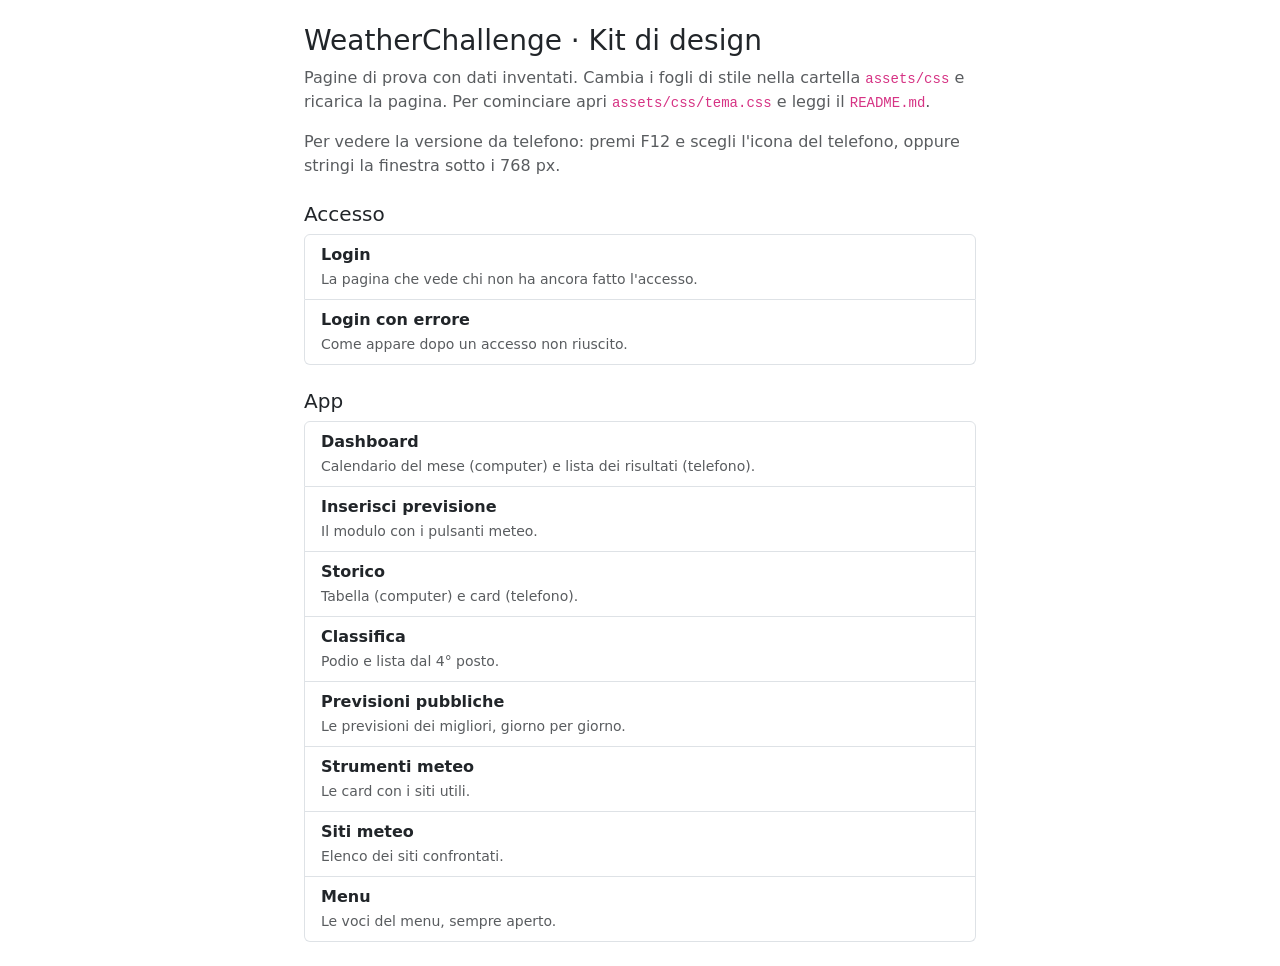
<file: index.html>
<!DOCTYPE html>
<html lang="it">
<head>
    <meta charset="UTF-8">
    <meta name="viewport" content="width=device-width, initial-scale=1.0">
    <title>WeatherChallenge · Kit di design</title>
    <link href="https://cdn.jsdelivr.net/npm/bootstrap@5.3.3/dist/css/bootstrap.min.css" rel="stylesheet">
    <link rel="preconnect" href="https://fonts.googleapis.com">
    <link rel="preconnect" href="https://fonts.gstatic.com" crossorigin>
    <link href="https://fonts.googleapis.com/css2?family=Nunito:wght@400;600;700;800;900&family=Raleway:wght@700;800;900&family=Roboto:wght@400;500&display=swap" rel="stylesheet">
    <link rel="stylesheet" href="assets/css/tema.css">
</head>
<body>

    <div class="container p-4" style="max-width:720px;">
        <h1 class="h3">WeatherChallenge · Kit di design</h1>
        <p class="text-muted">Pagine di prova con dati inventati. Cambia i fogli di stile nella cartella <code>assets/css</code> e ricarica la pagina.
        Per cominciare apri <code>assets/css/tema.css</code> e leggi il <code>README.md</code>.</p>
        <p class="text-muted">Per vedere la versione da telefono: premi F12 e scegli l'icona del telefono, oppure stringi la finestra sotto i 768 px.</p>
        <h2 class="h5 mt-4">Accesso</h2>
        <div class="list-group">
            <a class="list-group-item list-group-item-action" href="login.html"><strong>Login</strong><br><small class="text-muted">La pagina che vede chi non ha ancora fatto l'accesso.</small></a>
            <a class="list-group-item list-group-item-action" href="login-errore.html"><strong>Login con errore</strong><br><small class="text-muted">Come appare dopo un accesso non riuscito.</small></a>
        </div>
        <h2 class="h5 mt-4">App</h2>
        <div class="list-group">
            <a class="list-group-item list-group-item-action" href="dashboard.html"><strong>Dashboard</strong><br><small class="text-muted">Calendario del mese (computer) e lista dei risultati (telefono).</small></a>
            <a class="list-group-item list-group-item-action" href="insert-forecast.html"><strong>Inserisci previsione</strong><br><small class="text-muted">Il modulo con i pulsanti meteo.</small></a>
            <a class="list-group-item list-group-item-action" href="history.html"><strong>Storico</strong><br><small class="text-muted">Tabella (computer) e card (telefono).</small></a>
            <a class="list-group-item list-group-item-action" href="ranking.html"><strong>Classifica</strong><br><small class="text-muted">Podio e lista dal 4° posto.</small></a>
            <a class="list-group-item list-group-item-action" href="public-forecasts.html"><strong>Previsioni pubbliche</strong><br><small class="text-muted">Le previsioni dei migliori, giorno per giorno.</small></a>
            <a class="list-group-item list-group-item-action" href="resources.html"><strong>Strumenti meteo</strong><br><small class="text-muted">Le card con i siti utili.</small></a>
            <a class="list-group-item list-group-item-action" href="weather-sources.html"><strong>Siti meteo</strong><br><small class="text-muted">Elenco dei siti confrontati.</small></a>
            <a class="list-group-item list-group-item-action" href="menu.html"><strong>Menu</strong><br><small class="text-muted">Le voci del menu, sempre aperto.</small></a>
        </div>
    </div>

</body>
</html>
</file>
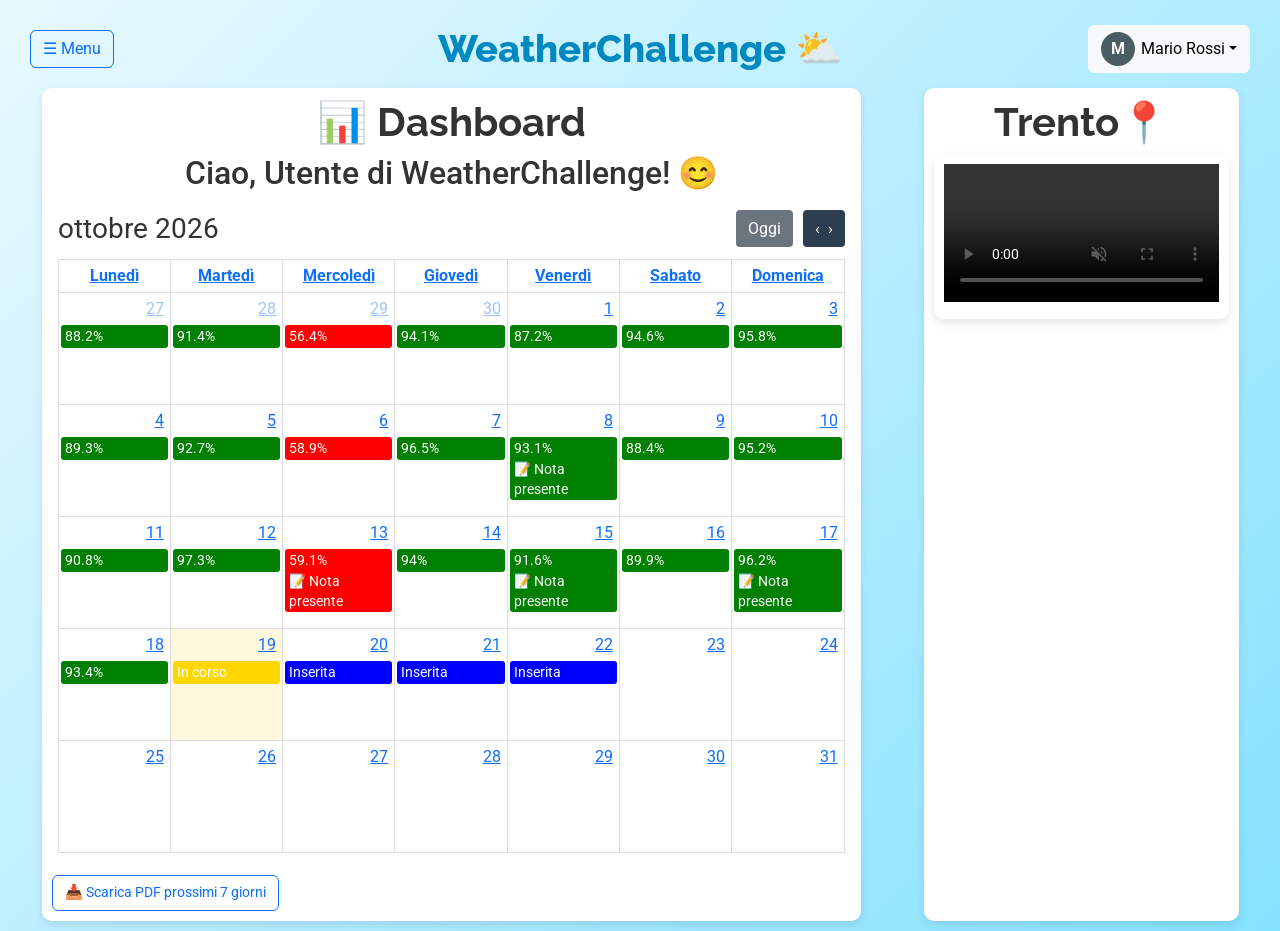
<file: dashboard.html>
<!DOCTYPE html>
<html lang="it">
<head>
    <meta charset="UTF-8">
    <meta name="viewport" content="width=device-width, initial-scale=1.0">
    <title>Dashboard Previsioni Meteo</title>
    <link href="https://cdn.jsdelivr.net/npm/bootstrap@5.3.3/dist/css/bootstrap.min.css" rel="stylesheet">
    <link rel="preconnect" href="https://fonts.googleapis.com">
    <link rel="preconnect" href="https://fonts.gstatic.com" crossorigin>
    <link href="https://fonts.googleapis.com/css2?family=Nunito:wght@400;600;700;800;900&family=Raleway:wght@700;800;900&family=Roboto:wght@400;500&display=swap" rel="stylesheet">
    <link rel="stylesheet" href="assets/css/style_app.css">
    <link rel="stylesheet" href="assets/css/style_dashboard.css">
    <link rel="stylesheet" href="assets/css/tema.css">
    <link rel="stylesheet" href="assets/css/kit_statico.css">
</head>
<body class="bg-light">
    <!-- Intestazione. Nel sito vero è utils/header.php: qui è riscritta a mano -->
    <header class="header py-3">
        <a href="menu.html" class="btn btn-outline-primary btn-menu d-none d-md-block">☰ <span class="menu-label">Menu</span></a>
        <h1 class="site-title">WeatherChallenge ⛅</h1>
        <div class="dropdown">
            <button class="btn btn-light dropdown-toggle" type="button"><span class="avatar">M</span>Mario Rossi</button>
        </div>
    </header>

    <div class="cloud small"></div>
    <div class="cloud medium"></div>
    <div class="cloud large"></div>



    <div class="riga">  
        <div class="container" style="width: 65%;">
            <div class="text-center">
                <h1 class="dash-title" style="font-family:'Raleway',sans-serif;font-weight:bold;color:#333;">📊 Dashboard</h1>
            </div>
            <h2 class="greeting text-center mt-2 mb-3">Ciao, Utente di WeatherChallenge! 😊</h2>

            <!-- ══════ COMPUTER (più largo di 768px) ══════ -->
            <div id="desktop-view">
                <div class="cal">
                    <div class="cal-toolbar">
                        <h3 class="cal-title">ottobre 2026</h3>
                        <div class="cal-buttons"><span class="cal-btn cal-btn-today">Oggi</span><span class="cal-btn cal-btn-nav">‹&nbsp;&nbsp;›</span></div>
                    </div>
                    <table class="cal-table">
                        <thead><tr><th><a href="#" class=".cal-table-text">Lunedì</a></th><th><a href="#" class=".cal-table-text">Martedì</a></th><th><a href="#" class=".cal-table-text">Mercoledì</a></th><th><a href="#" class=".cal-table-text">Giovedì</a></th><th><a href="#" class=".cal-table-text">Venerdì</a></th><th><a href="#" class=".cal-table-text">Sabato</a></th><th><a href="#" class=".cal-table-text">Domenica</a></th></tr></thead>
                        <tbody>
                        <tr>
                            <td class="cal-day other"><a class="cal-num" href="#">27</a><div class="cal-ev ok">88.2%</div></td>
                            <td class="cal-day other"><a class="cal-num" href="#">28</a><div class="cal-ev ok">91.4%</div></td>
                            <td class="cal-day other"><a class="cal-num" href="#">29</a><div class="cal-ev low">56.4%</div></td>
                            <td class="cal-day other"><a class="cal-num" href="#">30</a><div class="cal-ev ok">94.1%</div></td>
                            <td class="cal-day"><a class="cal-num" href="#">1</a><div class="cal-ev ok">87.2%</div></td>
                            <td class="cal-day"><a class="cal-num" href="#">2</a><div class="cal-ev ok">94.6%</div></td>
                            <td class="cal-day"><a class="cal-num" href="#">3</a><div class="cal-ev ok">95.8%</div></td>
                        </tr>
                        <tr>
                            <td class="cal-day"><a class="cal-num" href="#">4</a><div class="cal-ev ok">89.3%</div></td>
                            <td class="cal-day"><a class="cal-num" href="#">5</a><div class="cal-ev ok">92.7%</div></td>
                            <td class="cal-day"><a class="cal-num" href="#">6</a><div class="cal-ev low">58.9%</div></td>
                            <td class="cal-day"><a class="cal-num" href="#">7</a><div class="cal-ev ok">96.5%</div></td>
                            <td class="cal-day"><a class="cal-num" href="#">8</a><div class="cal-ev ok">93.1%<br>📝 Nota presente</div></td>
                            <td class="cal-day"><a class="cal-num" href="#">9</a><div class="cal-ev ok">88.4%</div></td>
                            <td class="cal-day"><a class="cal-num" href="#">10</a><div class="cal-ev ok">95.2%</div></td>
                        </tr>
                        <tr>
                            <td class="cal-day"><a class="cal-num" href="#">11</a><div class="cal-ev ok">90.8%</div></td>
                            <td class="cal-day"><a class="cal-num" href="#">12</a><div class="cal-ev ok">97.3%</div></td>
                            <td class="cal-day"><a class="cal-num" href="#">13</a><div class="cal-ev low">59.1%<br>📝 Nota presente</div></td>
                            <td class="cal-day"><a class="cal-num" href="#">14</a><div class="cal-ev ok">94%</div></td>
                            <td class="cal-day"><a class="cal-num" href="#">15</a><div class="cal-ev ok">91.6%<br>📝 Nota presente</div></td>
                            <td class="cal-day"><a class="cal-num" href="#">16</a><div class="cal-ev ok">89.9%</div></td>
                            <td class="cal-day"><a class="cal-num" href="#">17</a><div class="cal-ev ok">96.2%<br>📝 Nota presente</div></td>
                        </tr>
                        <tr>
                            <td class="cal-day"><a class="cal-num" href="#">18</a><div class="cal-ev ok">93.4%</div></td>
                            <td class="cal-day today"><a class="cal-num" href="#">19</a><div class="cal-ev now">In corso</div></td>
                            <td class="cal-day"><a class="cal-num" href="#">20</a><div class="cal-ev new">Inserita</div></td>
                            <td class="cal-day"><a class="cal-num" href="#">21</a><div class="cal-ev new">Inserita</div></td>
                            <td class="cal-day"><a class="cal-num" href="#">22</a><div class="cal-ev new">Inserita</div></td>
                            <td class="cal-day"><a class="cal-num" href="#">23</a></td>
                            <td class="cal-day"><a class="cal-num" href="#">24</a></td>
                        </tr>
                        <tr>
                            <td class="cal-day"><a class="cal-num" href="#">25</a></td>
                            <td class="cal-day"><a class="cal-num" href="#">26</a></td>
                            <td class="cal-day"><a class="cal-num" href="#">27</a></td>
                            <td class="cal-day"><a class="cal-num" href="#">28</a></td>
                            <td class="cal-day"><a class="cal-num" href="#">29</a></td>
                            <td class="cal-day"><a class="cal-num" href="#">30</a></td>
                            <td class="cal-day"><a class="cal-num" href="#">31</a></td>
                        </tr>
                        </tbody>
                    </table>
                </div>
                <a href="#" class="btn btn-outline-primary btn-pdf mt-3">📥 Scarica PDF prossimi 7 giorni</a>
            </div>
        </div>


        <div class="container" style="width:25%;" style="margin: 10px;">
            <div class="text-center">
                <h1 class="dash-title" style="font-family:'Raleway',sans-serif;font-weight:bold;color:#333;"> Trento📍</h1>
            </div>
            <div class="container" style="width: 100%;">
                <video autoplay muted loop width="100%;" controls>
                      <source src="https://radar.meteotrentino.it/radar/new_G_mosaico.mp4" type="video/mp4">
                </video>
            </div> 


    </div> 








            <!-- ══════ TELEFONO (fino a 768px): qui si vede la lista ══════ -->
            <div id="mobile-view">
                <div class="view-toggle">
                    <button id="btn-grid" type="button">📅 Griglia</button>
                    <button id="btn-list" type="button" class="active">📋 Lista risultati</button>
                </div>
                <div id="mini-calendar-wrap" class="hidden"></div>
                <div id="list-wrap" class="visible">
                    <div class="result-list">
                    <div class="upcoming-label">🔮 Prossimi giorni — tocca per inserire</div>
                    <a href="insert-forecast.html" class="result-card future">
                        <div class="card-date"><span class="day-num">23</span><span class="day-name">Ven</span></div>
                        <div class="card-divider"></div>
                        <div class="card-body">
                            <div class="card-status">Inserisci previsione</div>
                            <div class="card-note">Ottobre 2026</div>
                        </div>
                        <div class="card-badge future-badge">+ Aggiungi</div>
                    </a>
                    <a href="insert-forecast.html" class="result-card future">
                        <div class="card-date"><span class="day-num">24</span><span class="day-name">Sab</span></div>
                        <div class="card-divider"></div>
                        <div class="card-body">
                            <div class="card-status">Inserisci previsione</div>
                            <div class="card-note">Ottobre 2026</div>
                        </div>
                        <div class="card-badge future-badge">+ Aggiungi</div>
                    </a>
                    <a href="insert-forecast.html" class="result-card future">
                        <div class="card-date"><span class="day-num">25</span><span class="day-name">Dom</span></div>
                        <div class="card-divider"></div>
                        <div class="card-body">
                            <div class="card-status">Inserisci previsione</div>
                            <div class="card-note">Ottobre 2026</div>
                        </div>
                        <div class="card-badge future-badge">+ Aggiungi</div>
                    </a>
                    <a href="insert-forecast.html" class="result-card future">
                        <div class="card-date"><span class="day-num">26</span><span class="day-name">Lun</span></div>
                        <div class="card-divider"></div>
                        <div class="card-body">
                            <div class="card-status">Inserisci previsione</div>
                            <div class="card-note">Ottobre 2026</div>
                        </div>
                        <div class="card-badge future-badge">+ Aggiungi</div>
                    </a>
                    <div class="list-month-header">Ottobre 2026</div>
                    <div class="result-card">
                        <div class="card-date"><span class="day-num">19</span><span class="day-name">Lun</span></div>
                        <div class="card-divider" style="background:#FFD70044;"></div>
                        <div class="card-body"><div class="card-status" style="color:#d97706">In corso oggi</div></div>
                        <div class="card-badge yellow">In corso</div>
                    </div>
                    <a href="#" class="result-card">
                        <div class="card-date"><span class="day-num">18</span><span class="day-name">Dom</span></div>
                        <div class="card-divider" style="background:#00800044;"></div>
                        <div class="card-body">
                            <div class="card-status" style="color:#008000">Previsione accurata ✓</div>
                        </div>
                        <div class="card-badge green">93.4%</div>
                    </a>
                    <a href="#" class="result-card">
                        <div class="card-date"><span class="day-num">17</span><span class="day-name">Sab</span></div>
                        <div class="card-divider" style="background:#00800044;"></div>
                        <div class="card-body">
                            <div class="card-status" style="color:#008000">Previsione accurata ✓</div>
                            <div class="card-note">📝 Possibile nebbia in Valsugana</div>
                        </div>
                        <div class="card-badge green">96.2%</div>
                    </a>
                    <a href="#" class="result-card">
                        <div class="card-date"><span class="day-num">16</span><span class="day-name">Ven</span></div>
                        <div class="card-divider" style="background:#00800044;"></div>
                        <div class="card-body">
                            <div class="card-status" style="color:#008000">Previsione accurata ✓</div>
                        </div>
                        <div class="card-badge green">89.9%</div>
                    </a>
                    <a href="#" class="result-card">
                        <div class="card-date"><span class="day-num">15</span><span class="day-name">Gio</span></div>
                        <div class="card-divider" style="background:#00800044;"></div>
                        <div class="card-body">
                            <div class="card-status" style="color:#008000">Previsione accurata ✓</div>
                            <div class="card-note">📝 Vento da nord al mattino</div>
                        </div>
                        <div class="card-badge green">91.6%</div>
                    </a>
                    <a href="#" class="result-card">
                        <div class="card-date"><span class="day-num">14</span><span class="day-name">Mer</span></div>
                        <div class="card-divider" style="background:#00800044;"></div>
                        <div class="card-body">
                            <div class="card-status" style="color:#008000">Previsione accurata ✓</div>
                        </div>
                        <div class="card-badge green">94%</div>
                    </a>
                    <a href="#" class="result-card">
                        <div class="card-date"><span class="day-num">13</span><span class="day-name">Mar</span></div>
                        <div class="card-divider" style="background:#FF000044;"></div>
                        <div class="card-body">
                            <div class="card-status" style="color:#FF0000">Previsione non accurata</div>
                            <div class="card-note">📝 Allerta temporali nel pomeriggio</div>
                        </div>
                        <div class="card-badge red">59.1%</div>
                    </a>
                    <a href="#" class="result-card">
                        <div class="card-date"><span class="day-num">12</span><span class="day-name">Lun</span></div>
                        <div class="card-divider" style="background:#00800044;"></div>
                        <div class="card-body">
                            <div class="card-status" style="color:#008000">Previsione accurata ✓</div>
                        </div>
                        <div class="card-badge green">97.3%</div>
                    </a>
                    <div class="list-month-header">Settembre 2026</div>
                    <a href="#" class="result-card">
                        <div class="card-date"><span class="day-num">30</span><span class="day-name">Mer</span></div>
                        <div class="card-divider" style="background:#00800044;"></div>
                        <div class="card-body">
                            <div class="card-status" style="color:#008000">Previsione accurata ✓</div>
                        </div>
                        <div class="card-badge green">94.1%</div>
                    </a>
                    <a href="#" class="result-card">
                        <div class="card-date"><span class="day-num">29</span><span class="day-name">Mar</span></div>
                        <div class="card-divider" style="background:#FF000044;"></div>
                        <div class="card-body">
                            <div class="card-status" style="color:#FF0000">Previsione non accurata</div>
                        </div>
                        <div class="card-badge red">56.4%</div>
                    </a>
                    </div>
                </div>
                <a href="#" class="btn btn-outline-primary btn-pdf mt-3">📥 Scarica PDF prossimi 7 giorni</a>
            </div>
        </div>
    <!-- Barra in basso: si vede solo su telefono (larghezza fino a 768px) -->
    <nav class="bottom-nav" aria-label="Navigazione">
        <a href="menu.html" class="bn-menu"><span class="bn-icon">☰</span><span>Menu</span></a>
        <div class="dropdown">
            <button class="bn-profile" type="button"><span class="avatar avatar-sm">M</span><span class="bn-label">Mario Rossi</span></button>
        </div>
    </nav>
</body>
</html>
</file>
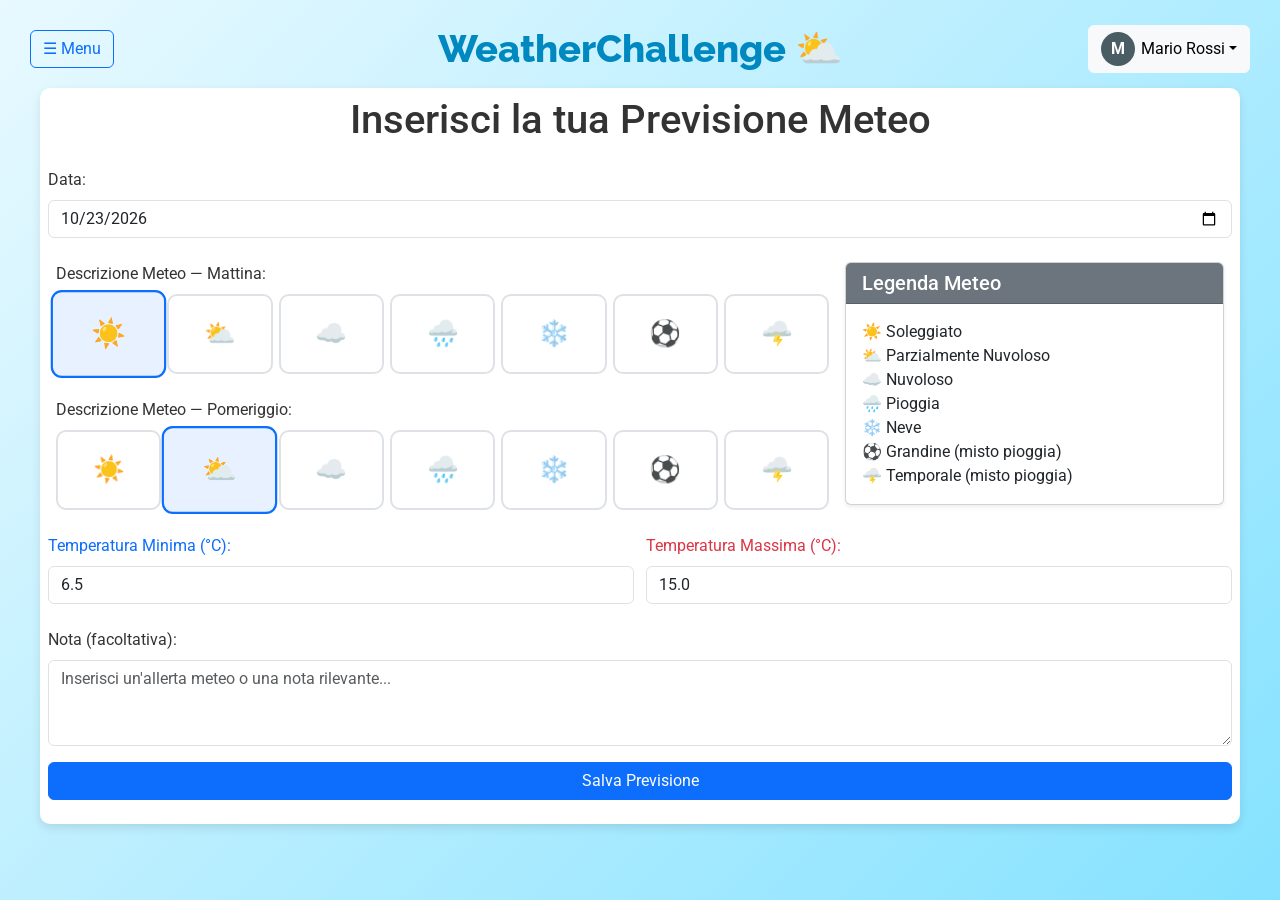
<file: insert-forecast.html>
<!DOCTYPE html>
<html lang="it">
<head>
    <meta charset="UTF-8">
    <meta name="viewport" content="width=device-width, initial-scale=1.0">
    <title>Inserisci Previsione Meteo</title>
    <link href="https://cdn.jsdelivr.net/npm/bootstrap@5.3.3/dist/css/bootstrap.min.css" rel="stylesheet">
    <link rel="preconnect" href="https://fonts.googleapis.com">
    <link rel="preconnect" href="https://fonts.gstatic.com" crossorigin>
    <link href="https://fonts.googleapis.com/css2?family=Nunito:wght@400;600;700;800;900&family=Raleway:wght@700;800;900&family=Roboto:wght@400;500&display=swap" rel="stylesheet">
    <link rel="stylesheet" href="assets/css/style_app.css">
    <link rel="stylesheet" href="assets/css/style_insert_forecast.css">
    <link rel="stylesheet" href="assets/css/tema.css">
    <link rel="stylesheet" href="assets/css/kit_statico.css">
</head>
<body class="bg-light">
    <!-- Intestazione. Nel sito vero è utils/header.php: qui è riscritta a mano -->
    <header class="header py-3">
        <a href="menu.html" class="btn btn-outline-primary btn-menu d-none d-md-block">☰ <span class="menu-label">Menu</span></a>
        <h1 class="site-title">WeatherChallenge ⛅</h1>
        <div class="dropdown">
            <button class="btn btn-light dropdown-toggle" type="button"><span class="avatar">M</span>Mario Rossi</button>
        </div>
    </header>

    <div class="container pt-2 px-2">
        <h1 class="page-title text-center mb-4">Inserisci la tua Previsione Meteo</h1>

        <form id="forecastForm" method="get" action="history.html">
            <div class="mb-4">
                <label for="date" class="form-label">Data:</label>
                <input type="date" id="date" name="date" class="form-control" value="2026-10-23" required>
            </div>

            <div class="row g-3 px-2">
                <div class="col-md-8">
                    <div class="mb-4">
                        <label class="form-label">Descrizione Meteo — Mattina:</label>
                        <div class="weather-group">
                            <button type="button" class="weather-btn active" title="Soleggiato">☀️</button>
                            <button type="button" class="weather-btn" title="Parzialmente Nuvoloso">⛅</button>
                            <button type="button" class="weather-btn" title="Nuvoloso">☁️</button>
                            <button type="button" class="weather-btn" title="Pioggia">🌧️</button>
                            <button type="button" class="weather-btn" title="Neve">❄️</button>
                            <button type="button" class="weather-btn" title="Grandine">⚽</button>
                            <button type="button" class="weather-btn" title="Temporale">🌩️</button>
                        </div>
                    </div>
                    <div class="mb-4">
                        <label class="form-label">Descrizione Meteo — Pomeriggio:</label>
                        <div class="weather-group">
                            <button type="button" class="weather-btn" title="Soleggiato">☀️</button>
                            <button type="button" class="weather-btn active" title="Parzialmente Nuvoloso">⛅</button>
                            <button type="button" class="weather-btn" title="Nuvoloso">☁️</button>
                            <button type="button" class="weather-btn" title="Pioggia">🌧️</button>
                            <button type="button" class="weather-btn" title="Neve">❄️</button>
                            <button type="button" class="weather-btn" title="Grandine">⚽</button>
                            <button type="button" class="weather-btn" title="Temporale">🌩️</button>
                        </div>
                    </div>
                </div>

                <div class="col-md-4 mb-3">
                    <button type="button" class="legend-toggle open"><span>📖 Legenda Meteo</span><span class="arrow">▼</span></button>
                    <div class="legend-card card shadow-sm visible">
                        <div class="card-header bg-secondary text-white"><h5 class="mb-0">Legenda Meteo</h5></div>
                        <div class="card-body">
                            <ul class="list-unstyled mb-0">
                                <li>☀️ Soleggiato</li>
                                <li>⛅ Parzialmente Nuvoloso</li>
                                <li>☁️ Nuvoloso</li>
                                <li>🌧️ Pioggia</li>
                                <li>❄️ Neve</li>
                                <li>⚽ Grandine (misto pioggia)</li>
                                <li>🌩️ Temporale (misto pioggia)</li>
                            </ul>
                        </div>
                    </div>
                </div>
            </div>

            <div class="temp-row mb-4">
                <div>
                    <label for="temp_min" class="form-label text-primary"><span class="d-md-none">Temp Min (°C):</span><span class="d-none d-md-inline">Temperatura Minima (°C):</span></label>
                    <input type="number" id="temp_min" name="temp_min" step="0.1" class="form-control" value="6.5" required>
                </div>
                <div>
                    <label for="temp_max" class="form-label text-danger"><span class="d-md-none">Temp Max (°C):</span><span class="d-none d-md-inline">Temperatura Massima (°C):</span></label>
                    <input type="number" id="temp_max" name="temp_max" step="0.1" class="form-control" value="15.0" required>
                </div>
            </div>

            <div class="mb-3">
                <label for="note" class="form-label">Nota (facoltativa):</label>
                <textarea class="form-control" id="note" name="note" rows="3" placeholder="Inserisci un'allerta meteo o una nota rilevante..."></textarea>
            </div>

            <button type="submit" class="btn btn-primary w-100 mb-4">Salva Previsione</button>
        </form>
    </div>


    <!-- Barra in basso: si vede solo su telefono (larghezza fino a 768px) -->
    <nav class="bottom-nav" aria-label="Navigazione">
        <a href="menu.html" class="bn-menu"><span class="bn-icon">☰</span><span>Menu</span></a>
        <div class="dropdown">
            <button class="bn-profile" type="button"><span class="avatar avatar-sm">M</span><span class="bn-label">Mario Rossi</span></button>
        </div>
    </nav>
</body>
</html>
</file>
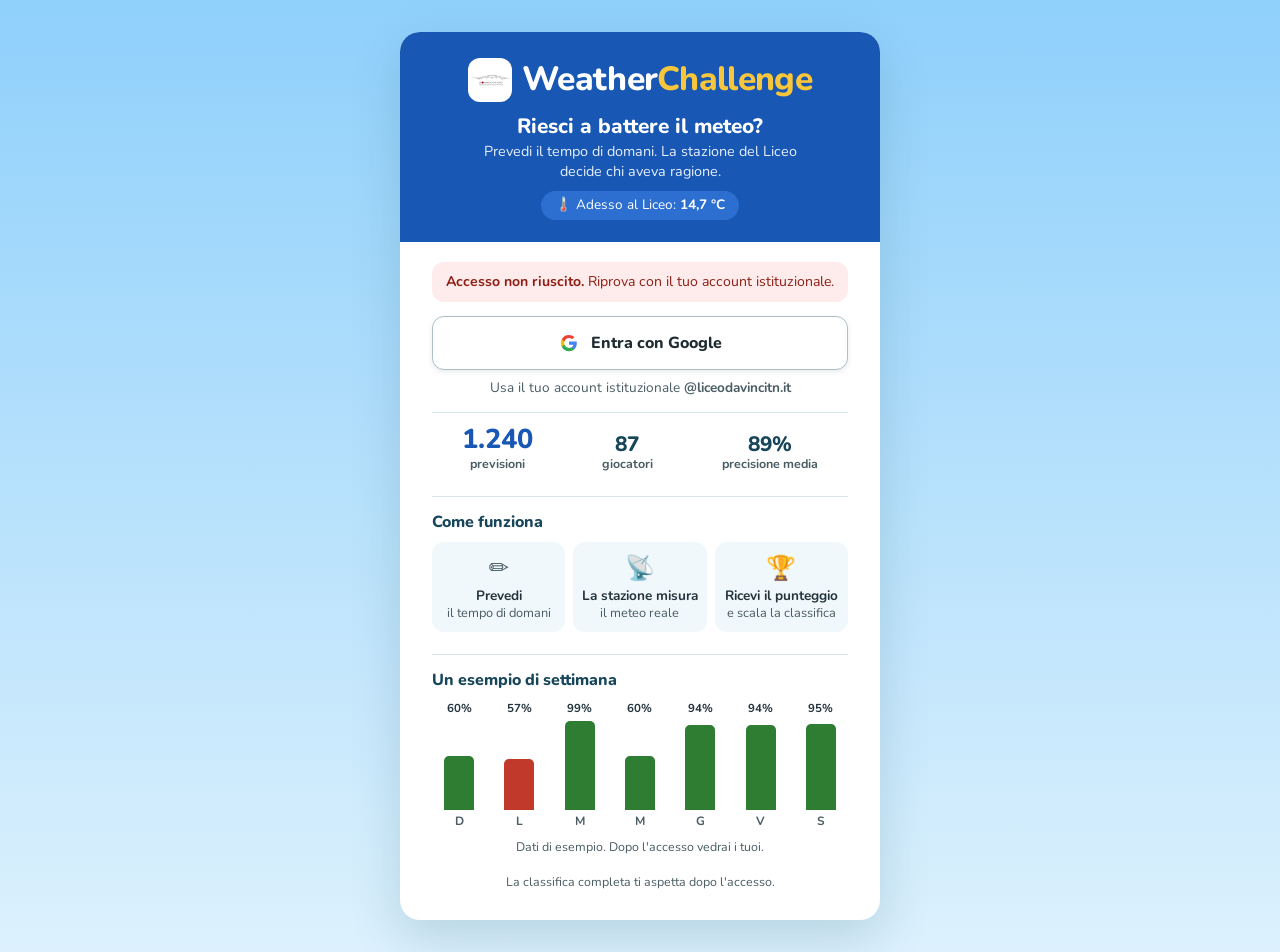
<file: login-errore.html>
<!DOCTYPE html>
<html lang="it">
<head>
    <meta charset="UTF-8">
    <meta name="viewport" content="width=device-width, initial-scale=1.0">
    <title>Accesso - WeatherChallenge</title>
    <link href="https://cdn.jsdelivr.net/npm/bootstrap@5.3.3/dist/css/bootstrap.min.css" rel="stylesheet">
    <link rel="preconnect" href="https://fonts.googleapis.com">
    <link rel="preconnect" href="https://fonts.gstatic.com" crossorigin>
    <link href="https://fonts.googleapis.com/css2?family=Nunito:wght@400;600;700;800;900&family=Raleway:wght@700;800;900&family=Roboto:wght@400;500&display=swap" rel="stylesheet">
    <link rel="stylesheet" href="assets/css/style_login.css">
</head>
<body>

    <main class="wcl-page">
        <section class="wcl-card" aria-labelledby="wcl-titolo">

            <header class="wcl-header">
                <div class="wcl-brand">
                    <a class="wcl-logo" href="#" aria-label="Vai al sito della scuola">
                        <img src="assets/img/logo-placeholder.jpg" alt="Logo della scuola (segnaposto)" width="44" height="44">
                    </a>
                    <h1 id="wcl-titolo">Weather<span>Challenge</span></h1>
                </div>
                <p class="wcl-hook">Riesci a battere il meteo?</p>
                <p class="wcl-sub">Prevedi il tempo di domani. La stazione del Liceo decide chi aveva ragione.</p>
                <p class="wcl-live" id="wcl-live">
                        <span aria-hidden="true">🌡️</span>
                        Adesso al Liceo: <strong id="wcl-temp">14,7 °C</strong>
                    </p>
            </header>

            <div class="wcl-body">
                <div class="wcl-alert wcl-alert-err" role="alert"><strong>Accesso non riuscito.</strong> Riprova con il tuo account istituzionale.</div>
                <!-- Nel sito vero questo bottone porta all'accesso con Google. Qui apre la dashboard -->
                <form method="get" action="dashboard.html">
                    <button type="submit" class="wcl-google">
                        <svg width="20" height="20" viewBox="0 0 24 24" aria-hidden="true" focusable="false">
                                <path fill="#4285F4" d="M21.35 12.27c0-.71-.06-1.39-.18-2.04H12v3.86h5.23a4.47 4.47 0 0 1-1.94 2.93v2.43h3.14c1.84-1.69 2.92-4.18 2.92-7.18z"/>
                                <path fill="#34A853" d="M12 21.75c2.63 0 4.84-.87 6.45-2.35l-3.14-2.43c-.87.58-1.98.93-3.31.93-2.54 0-4.69-1.72-5.46-4.03H3.3v2.51A9.75 9.75 0 0 0 12 21.75z"/>
                                <path fill="#FBBC05" d="M6.54 13.87A5.86 5.86 0 0 1 6.23 12c0-.65.11-1.28.31-1.87V7.62H3.3A9.75 9.75 0 0 0 2.25 12c0 1.57.38 3.06 1.05 4.38l3.24-2.51z"/>
                                <path fill="#EA4335" d="M12 6.1c1.43 0 2.71.49 3.72 1.45l2.79-2.79C16.83 3.14 14.63 2.25 12 2.25a9.75 9.75 0 0 0-8.7 5.37l3.24 2.51C7.31 7.82 9.46 6.1 12 6.1z"/>
                            </svg>
                        <span>Entra con Google</span>
                    </button>
                </form>
                <p class="wcl-note">Usa il tuo account istituzionale <strong>@liceodavincitn.it</strong></p>

                <dl class="wcl-stats">
                        <div class="is-main"><dt>previsioni</dt><dd>1.240</dd></div>
                        <div><dt>giocatori</dt><dd>87</dd></div>
                        <div><dt>precisione media</dt><dd>89%</dd></div>
                    </dl>

                <h2 class="wcl-h2">Come funziona</h2>
                <ol class="wcl-steps">
                    <li><span aria-hidden="true">✏️</span><b>Prevedi</b>il tempo di domani</li>
                    <li><span aria-hidden="true">📡</span><b>La stazione misura</b>il meteo reale</li>
                    <li><span aria-hidden="true">🏆</span><b>Ricevi il punteggio</b>e scala la classifica</li>
                </ol>

                <h2 class="wcl-h2">Un esempio di settimana</h2>
                <div class="wcl-chart" role="img" aria-label="Esempio di punteggi giornalieri da 57% a 99%. I giorni sotto il 60% sono segnati in rosso.">
                    <div class="wcl-bar is-ok"><span class="wcl-bar-val">60%</span><span class="wcl-bar-fill" style="height: 60%"></span><span class="wcl-bar-day">D</span></div>
                    <div class="wcl-bar is-low"><span class="wcl-bar-val">57%</span><span class="wcl-bar-fill" style="height: 57%"></span><span class="wcl-bar-day">L</span></div>
                    <div class="wcl-bar is-ok"><span class="wcl-bar-val">99%</span><span class="wcl-bar-fill" style="height: 99%"></span><span class="wcl-bar-day">M</span></div>
                    <div class="wcl-bar is-ok"><span class="wcl-bar-val">60%</span><span class="wcl-bar-fill" style="height: 60%"></span><span class="wcl-bar-day">M</span></div>
                    <div class="wcl-bar is-ok"><span class="wcl-bar-val">94%</span><span class="wcl-bar-fill" style="height: 94%"></span><span class="wcl-bar-day">G</span></div>
                    <div class="wcl-bar is-ok"><span class="wcl-bar-val">94%</span><span class="wcl-bar-fill" style="height: 94%"></span><span class="wcl-bar-day">V</span></div>
                    <div class="wcl-bar is-ok"><span class="wcl-bar-val">95%</span><span class="wcl-bar-fill" style="height: 95%"></span><span class="wcl-bar-day">S</span></div>
                </div>
                <p class="wcl-caption">Dati di esempio. Dopo l'accesso vedrai i tuoi.</p>

                <p class="wcl-privacy">La classifica completa ti aspetta dopo l'accesso.</p>
            </div>
        </section>
    </main>

</body>
</html>
</file>
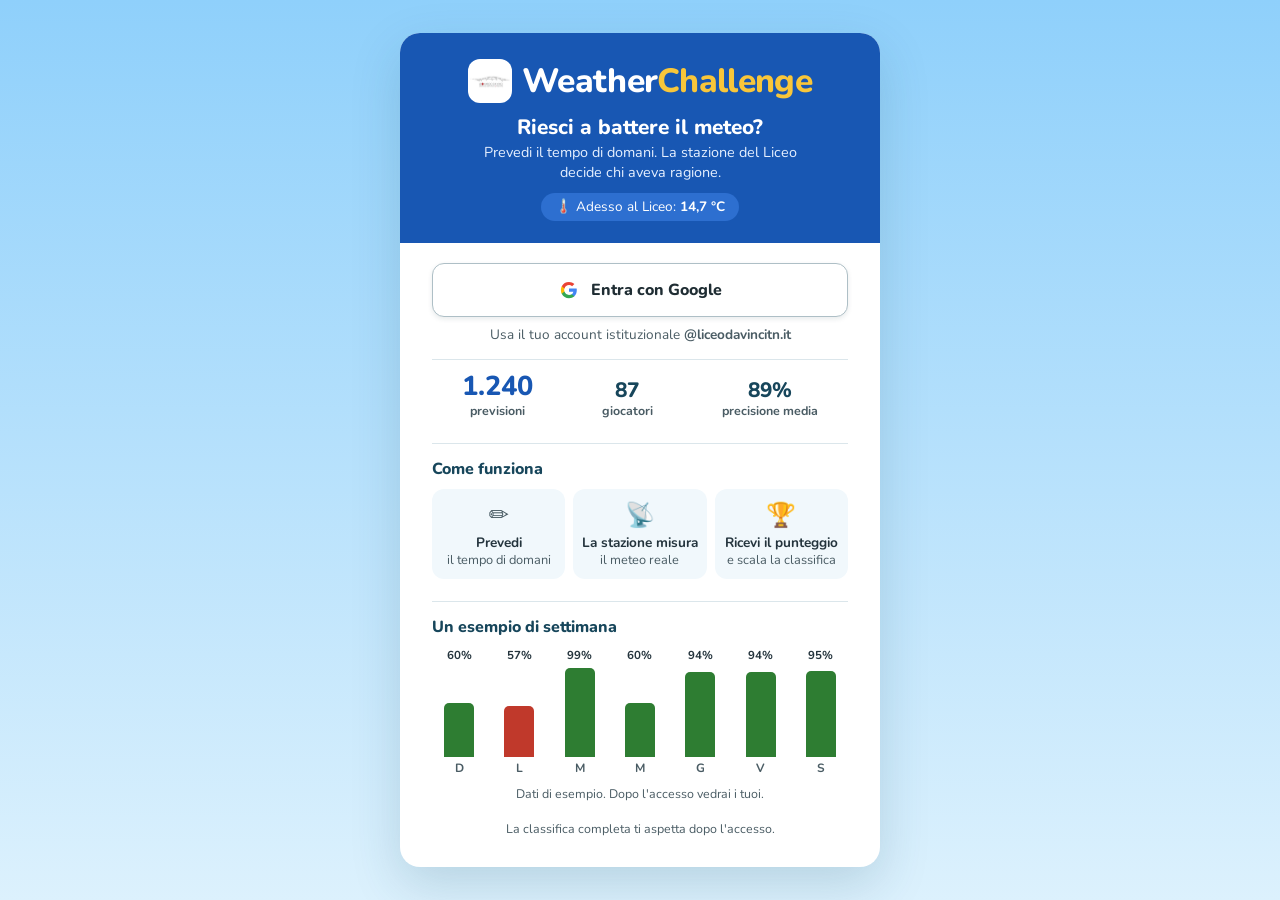
<file: login.html>
<!DOCTYPE html>
<html lang="it">
<head>
    <meta charset="UTF-8">
    <meta name="viewport" content="width=device-width, initial-scale=1.0">
    <title>Accesso - WeatherChallenge</title>
    <link href="https://cdn.jsdelivr.net/npm/bootstrap@5.3.3/dist/css/bootstrap.min.css" rel="stylesheet">
    <link rel="preconnect" href="https://fonts.googleapis.com">
    <link rel="preconnect" href="https://fonts.gstatic.com" crossorigin>
    <link href="https://fonts.googleapis.com/css2?family=Nunito:wght@400;600;700;800;900&family=Raleway:wght@700;800;900&family=Roboto:wght@400;500&display=swap" rel="stylesheet">
    <link rel="stylesheet" href="assets/css/style_login.css">
</head>
<body>

    <main class="wcl-page">
        <section class="wcl-card" aria-labelledby="wcl-titolo">

            <header class="wcl-header">
                <div class="wcl-brand">
                    <a class="wcl-logo" href="#" aria-label="Vai al sito della scuola">
                        <img src="assets/img/logo-placeholder.jpg" alt="Logo della scuola (segnaposto)" width="44" height="44">
                    </a>
                    <h1 id="wcl-titolo">Weather<span>Challenge</span></h1>
                </div>
                <p class="wcl-hook">Riesci a battere il meteo?</p>
                <p class="wcl-sub">Prevedi il tempo di domani. La stazione del Liceo decide chi aveva ragione.</p>
                <p class="wcl-live" id="wcl-live">
                        <span aria-hidden="true">🌡️</span>
                        Adesso al Liceo: <strong id="wcl-temp">14,7 °C</strong>
                    </p>
            </header>

            <div class="wcl-body">
                
                <!-- Nel sito vero questo bottone porta all'accesso con Google. Qui apre la dashboard -->
                <form method="get" action="dashboard.html">
                    <button type="submit" class="wcl-google">
                        <svg width="20" height="20" viewBox="0 0 24 24" aria-hidden="true" focusable="false">
                                <path fill="#4285F4" d="M21.35 12.27c0-.71-.06-1.39-.18-2.04H12v3.86h5.23a4.47 4.47 0 0 1-1.94 2.93v2.43h3.14c1.84-1.69 2.92-4.18 2.92-7.18z"/>
                                <path fill="#34A853" d="M12 21.75c2.63 0 4.84-.87 6.45-2.35l-3.14-2.43c-.87.58-1.98.93-3.31.93-2.54 0-4.69-1.72-5.46-4.03H3.3v2.51A9.75 9.75 0 0 0 12 21.75z"/>
                                <path fill="#FBBC05" d="M6.54 13.87A5.86 5.86 0 0 1 6.23 12c0-.65.11-1.28.31-1.87V7.62H3.3A9.75 9.75 0 0 0 2.25 12c0 1.57.38 3.06 1.05 4.38l3.24-2.51z"/>
                                <path fill="#EA4335" d="M12 6.1c1.43 0 2.71.49 3.72 1.45l2.79-2.79C16.83 3.14 14.63 2.25 12 2.25a9.75 9.75 0 0 0-8.7 5.37l3.24 2.51C7.31 7.82 9.46 6.1 12 6.1z"/>
                            </svg>
                        <span>Entra con Google</span>
                    </button>
                </form>
                <p class="wcl-note">Usa il tuo account istituzionale <strong>@liceodavincitn.it</strong></p>

                <dl class="wcl-stats">
                        <div class="is-main"><dt>previsioni</dt><dd>1.240</dd></div>
                        <div><dt>giocatori</dt><dd>87</dd></div>
                        <div><dt>precisione media</dt><dd>89%</dd></div>
                    </dl>

                <h2 class="wcl-h2">Come funziona</h2>
                <ol class="wcl-steps">
                    <li><span aria-hidden="true">✏️</span><b>Prevedi</b>il tempo di domani</li>
                    <li><span aria-hidden="true">📡</span><b>La stazione misura</b>il meteo reale</li>
                    <li><span aria-hidden="true">🏆</span><b>Ricevi il punteggio</b>e scala la classifica</li>
                </ol>

                <h2 class="wcl-h2">Un esempio di settimana</h2>
                <div class="wcl-chart" role="img" aria-label="Esempio di punteggi giornalieri da 57% a 99%. I giorni sotto il 60% sono segnati in rosso.">
                    <div class="wcl-bar is-ok"><span class="wcl-bar-val">60%</span><span class="wcl-bar-fill" style="height: 60%"></span><span class="wcl-bar-day">D</span></div>
                    <div class="wcl-bar is-low"><span class="wcl-bar-val">57%</span><span class="wcl-bar-fill" style="height: 57%"></span><span class="wcl-bar-day">L</span></div>
                    <div class="wcl-bar is-ok"><span class="wcl-bar-val">99%</span><span class="wcl-bar-fill" style="height: 99%"></span><span class="wcl-bar-day">M</span></div>
                    <div class="wcl-bar is-ok"><span class="wcl-bar-val">60%</span><span class="wcl-bar-fill" style="height: 60%"></span><span class="wcl-bar-day">M</span></div>
                    <div class="wcl-bar is-ok"><span class="wcl-bar-val">94%</span><span class="wcl-bar-fill" style="height: 94%"></span><span class="wcl-bar-day">G</span></div>
                    <div class="wcl-bar is-ok"><span class="wcl-bar-val">94%</span><span class="wcl-bar-fill" style="height: 94%"></span><span class="wcl-bar-day">V</span></div>
                    <div class="wcl-bar is-ok"><span class="wcl-bar-val">95%</span><span class="wcl-bar-fill" style="height: 95%"></span><span class="wcl-bar-day">S</span></div>
                </div>
                <p class="wcl-caption">Dati di esempio. Dopo l'accesso vedrai i tuoi.</p>

                <p class="wcl-privacy">La classifica completa ti aspetta dopo l'accesso.</p>
            </div>
        </section>
    </main>

</body>
</html>
</file>
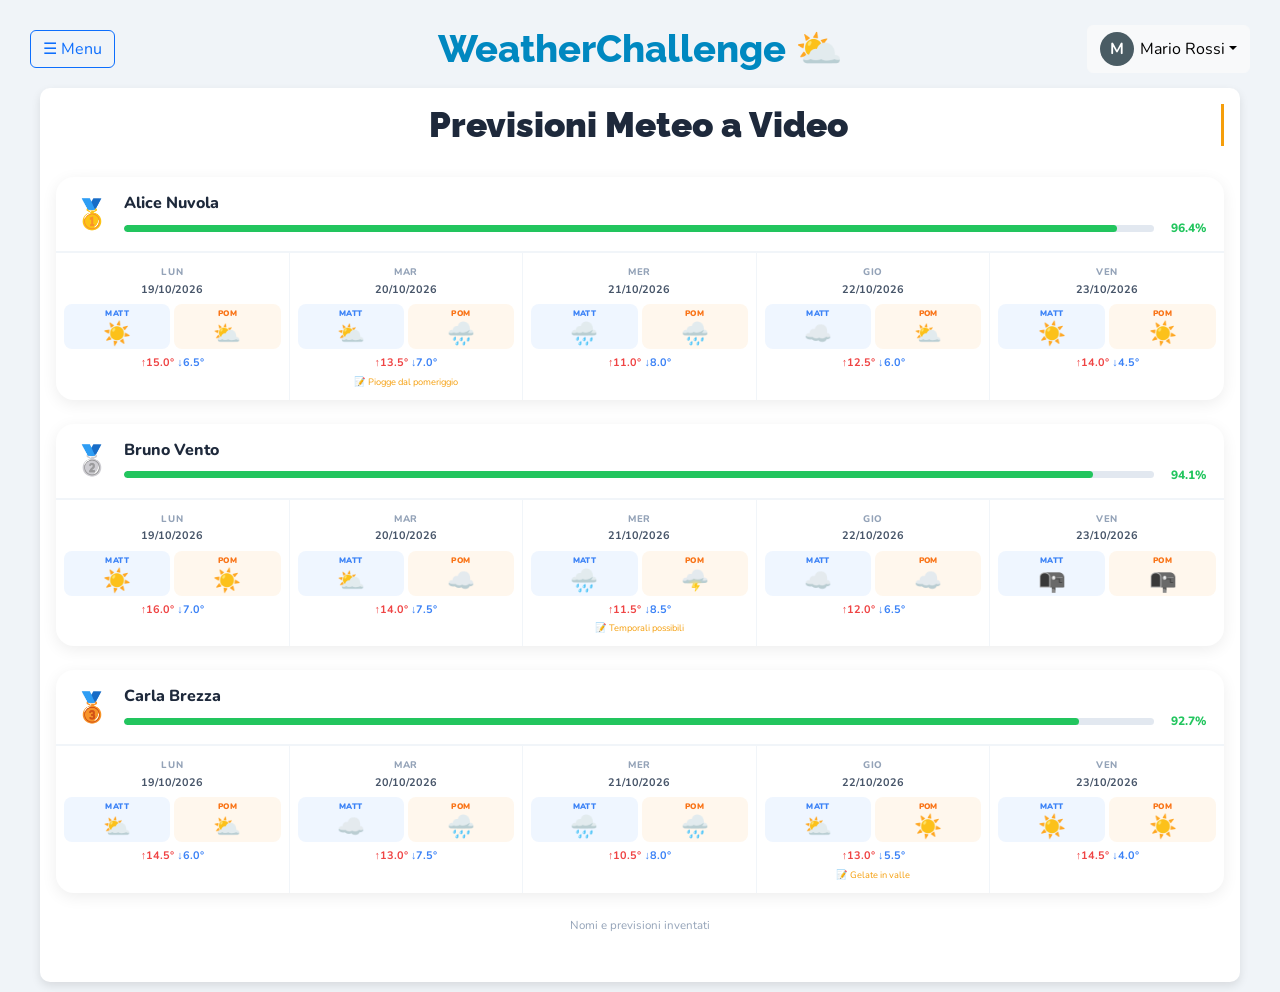
<file: public-forecasts.html>
<!DOCTYPE html>
<html lang="it">
<head>
    <meta charset="UTF-8">
    <meta name="viewport" content="width=device-width, initial-scale=1.0">
    <title>Previsioni Meteo a Video</title>
    <link href="https://cdn.jsdelivr.net/npm/bootstrap@5.3.3/dist/css/bootstrap.min.css" rel="stylesheet">
    <link rel="preconnect" href="https://fonts.googleapis.com">
    <link rel="preconnect" href="https://fonts.gstatic.com" crossorigin>
    <link href="https://fonts.googleapis.com/css2?family=Nunito:wght@400;600;700;800;900&family=Raleway:wght@700;800;900&family=Roboto:wght@400;500&display=swap" rel="stylesheet">
    <link rel="stylesheet" href="assets/css/style_app.css">
    <link rel="stylesheet" href="assets/css/style_video.css">
    <link rel="stylesheet" href="assets/css/tema.css">
    <link rel="stylesheet" href="assets/css/kit_statico.css">
</head>
<body>
    <!-- Intestazione. Nel sito vero è utils/header.php: qui è riscritta a mano -->
    <header class="header py-3">
        <a href="menu.html" class="btn btn-outline-primary btn-menu d-none d-md-block">☰ <span class="menu-label">Menu</span></a>
        <h1 class="site-title">WeatherChallenge ⛅</h1>
        <div class="dropdown">
            <button class="btn btn-light dropdown-toggle" type="button"><span class="avatar">M</span>Mario Rossi</button>
        </div>
    </header>

    <div class="container p-3">
        <div class="title-wrap">
            <h1 class="video-title">Previsioni Meteo a Video</h1>
        </div>

        <div class="student-card">
            <div class="student-header">
                <div class="student-medal">🥇</div>
                <div class="student-meta">
                    <div class="student-name">Alice Nuvola</div>
                    <div class="student-score-line">
                        <div class="score-bar-wrap"><div class="score-bar" style="width:96.4%; background:var(--green);"></div></div>
                        <span class="score-label" style="color:var(--green)">96.4%</span>
                    </div>
                </div>
            </div>
            <div class="forecast-grid">
                <div class="forecast-cell">
                    <div class="fc-day">LUN</div>
                    <div class="fc-date">19/10/2026</div>
                    <div class="fc-weather-row">
                        <div class="fc-period morning"><span class="fc-period-label">Matt</span><span class="fc-period-icon">☀️</span></div>
                        <div class="fc-period afternoon"><span class="fc-period-label">Pom</span><span class="fc-period-icon">⛅</span></div>
                    </div>
                    <div class="fc-temp"><span class="tmax">↑15.0°</span><span class="tmin"> ↓6.5°</span></div>
                </div>
                <div class="forecast-cell">
                    <div class="fc-day">MAR</div>
                    <div class="fc-date">20/10/2026</div>
                    <div class="fc-weather-row">
                        <div class="fc-period morning"><span class="fc-period-label">Matt</span><span class="fc-period-icon">⛅</span></div>
                        <div class="fc-period afternoon"><span class="fc-period-label">Pom</span><span class="fc-period-icon">🌧️</span></div>
                    </div>
                    <div class="fc-temp"><span class="tmax">↑13.5°</span><span class="tmin"> ↓7.0°</span></div>
                        <div class="fc-note">📝 Piogge dal pomeriggio</div>
                </div>
                <div class="forecast-cell">
                    <div class="fc-day">MER</div>
                    <div class="fc-date">21/10/2026</div>
                    <div class="fc-weather-row">
                        <div class="fc-period morning"><span class="fc-period-label">Matt</span><span class="fc-period-icon">🌧️</span></div>
                        <div class="fc-period afternoon"><span class="fc-period-label">Pom</span><span class="fc-period-icon">🌧️</span></div>
                    </div>
                    <div class="fc-temp"><span class="tmax">↑11.0°</span><span class="tmin"> ↓8.0°</span></div>
                </div>
                <div class="forecast-cell">
                    <div class="fc-day">GIO</div>
                    <div class="fc-date">22/10/2026</div>
                    <div class="fc-weather-row">
                        <div class="fc-period morning"><span class="fc-period-label">Matt</span><span class="fc-period-icon">☁️</span></div>
                        <div class="fc-period afternoon"><span class="fc-period-label">Pom</span><span class="fc-period-icon">⛅</span></div>
                    </div>
                    <div class="fc-temp"><span class="tmax">↑12.5°</span><span class="tmin"> ↓6.0°</span></div>
                </div>
                <div class="forecast-cell">
                    <div class="fc-day">VEN</div>
                    <div class="fc-date">23/10/2026</div>
                    <div class="fc-weather-row">
                        <div class="fc-period morning"><span class="fc-period-label">Matt</span><span class="fc-period-icon">☀️</span></div>
                        <div class="fc-period afternoon"><span class="fc-period-label">Pom</span><span class="fc-period-icon">☀️</span></div>
                    </div>
                    <div class="fc-temp"><span class="tmax">↑14.0°</span><span class="tmin"> ↓4.5°</span></div>
                </div>
            </div>
        </div>
        <div class="student-card">
            <div class="student-header">
                <div class="student-medal">🥈</div>
                <div class="student-meta">
                    <div class="student-name">Bruno Vento</div>
                    <div class="student-score-line">
                        <div class="score-bar-wrap"><div class="score-bar" style="width:94.1%; background:var(--green);"></div></div>
                        <span class="score-label" style="color:var(--green)">94.1%</span>
                    </div>
                </div>
            </div>
            <div class="forecast-grid">
                <div class="forecast-cell">
                    <div class="fc-day">LUN</div>
                    <div class="fc-date">19/10/2026</div>
                    <div class="fc-weather-row">
                        <div class="fc-period morning"><span class="fc-period-label">Matt</span><span class="fc-period-icon">☀️</span></div>
                        <div class="fc-period afternoon"><span class="fc-period-label">Pom</span><span class="fc-period-icon">☀️</span></div>
                    </div>
                    <div class="fc-temp"><span class="tmax">↑16.0°</span><span class="tmin"> ↓7.0°</span></div>
                </div>
                <div class="forecast-cell">
                    <div class="fc-day">MAR</div>
                    <div class="fc-date">20/10/2026</div>
                    <div class="fc-weather-row">
                        <div class="fc-period morning"><span class="fc-period-label">Matt</span><span class="fc-period-icon">⛅</span></div>
                        <div class="fc-period afternoon"><span class="fc-period-label">Pom</span><span class="fc-period-icon">☁️</span></div>
                    </div>
                    <div class="fc-temp"><span class="tmax">↑14.0°</span><span class="tmin"> ↓7.5°</span></div>
                </div>
                <div class="forecast-cell">
                    <div class="fc-day">MER</div>
                    <div class="fc-date">21/10/2026</div>
                    <div class="fc-weather-row">
                        <div class="fc-period morning"><span class="fc-period-label">Matt</span><span class="fc-period-icon">🌧️</span></div>
                        <div class="fc-period afternoon"><span class="fc-period-label">Pom</span><span class="fc-period-icon">🌩️</span></div>
                    </div>
                    <div class="fc-temp"><span class="tmax">↑11.5°</span><span class="tmin"> ↓8.5°</span></div>
                        <div class="fc-note">📝 Temporali possibili</div>
                </div>
                <div class="forecast-cell">
                    <div class="fc-day">GIO</div>
                    <div class="fc-date">22/10/2026</div>
                    <div class="fc-weather-row">
                        <div class="fc-period morning"><span class="fc-period-label">Matt</span><span class="fc-period-icon">☁️</span></div>
                        <div class="fc-period afternoon"><span class="fc-period-label">Pom</span><span class="fc-period-icon">☁️</span></div>
                    </div>
                    <div class="fc-temp"><span class="tmax">↑12.0°</span><span class="tmin"> ↓6.5°</span></div>
                </div>
                <div class="forecast-cell empty">
                    <div class="fc-day">VEN</div>
                    <div class="fc-date">23/10/2026</div>
                    <div class="fc-weather-row">
                        <div class="fc-period morning"><span class="fc-period-label">Matt</span><span class="fc-period-icon">📭</span></div>
                        <div class="fc-period afternoon"><span class="fc-period-label">Pom</span><span class="fc-period-icon">📭</span></div>
                    </div>
                    
                </div>
            </div>
        </div>
        <div class="student-card">
            <div class="student-header">
                <div class="student-medal">🥉</div>
                <div class="student-meta">
                    <div class="student-name">Carla Brezza</div>
                    <div class="student-score-line">
                        <div class="score-bar-wrap"><div class="score-bar" style="width:92.7%; background:var(--green);"></div></div>
                        <span class="score-label" style="color:var(--green)">92.7%</span>
                    </div>
                </div>
            </div>
            <div class="forecast-grid">
                <div class="forecast-cell">
                    <div class="fc-day">LUN</div>
                    <div class="fc-date">19/10/2026</div>
                    <div class="fc-weather-row">
                        <div class="fc-period morning"><span class="fc-period-label">Matt</span><span class="fc-period-icon">⛅</span></div>
                        <div class="fc-period afternoon"><span class="fc-period-label">Pom</span><span class="fc-period-icon">⛅</span></div>
                    </div>
                    <div class="fc-temp"><span class="tmax">↑14.5°</span><span class="tmin"> ↓6.0°</span></div>
                </div>
                <div class="forecast-cell">
                    <div class="fc-day">MAR</div>
                    <div class="fc-date">20/10/2026</div>
                    <div class="fc-weather-row">
                        <div class="fc-period morning"><span class="fc-period-label">Matt</span><span class="fc-period-icon">☁️</span></div>
                        <div class="fc-period afternoon"><span class="fc-period-label">Pom</span><span class="fc-period-icon">🌧️</span></div>
                    </div>
                    <div class="fc-temp"><span class="tmax">↑13.0°</span><span class="tmin"> ↓7.5°</span></div>
                </div>
                <div class="forecast-cell">
                    <div class="fc-day">MER</div>
                    <div class="fc-date">21/10/2026</div>
                    <div class="fc-weather-row">
                        <div class="fc-period morning"><span class="fc-period-label">Matt</span><span class="fc-period-icon">🌧️</span></div>
                        <div class="fc-period afternoon"><span class="fc-period-label">Pom</span><span class="fc-period-icon">🌧️</span></div>
                    </div>
                    <div class="fc-temp"><span class="tmax">↑10.5°</span><span class="tmin"> ↓8.0°</span></div>
                </div>
                <div class="forecast-cell">
                    <div class="fc-day">GIO</div>
                    <div class="fc-date">22/10/2026</div>
                    <div class="fc-weather-row">
                        <div class="fc-period morning"><span class="fc-period-label">Matt</span><span class="fc-period-icon">⛅</span></div>
                        <div class="fc-period afternoon"><span class="fc-period-label">Pom</span><span class="fc-period-icon">☀️</span></div>
                    </div>
                    <div class="fc-temp"><span class="tmax">↑13.0°</span><span class="tmin"> ↓5.5°</span></div>
                        <div class="fc-note">📝 Gelate in valle</div>
                </div>
                <div class="forecast-cell">
                    <div class="fc-day">VEN</div>
                    <div class="fc-date">23/10/2026</div>
                    <div class="fc-weather-row">
                        <div class="fc-period morning"><span class="fc-period-label">Matt</span><span class="fc-period-icon">☀️</span></div>
                        <div class="fc-period afternoon"><span class="fc-period-label">Pom</span><span class="fc-period-icon">☀️</span></div>
                    </div>
                    <div class="fc-temp"><span class="tmax">↑14.5°</span><span class="tmin"> ↓4.0°</span></div>
                </div>
            </div>
        </div>

        <p class="last-update">Nomi e previsioni inventati</p>
    </div>


    <!-- Barra in basso: si vede solo su telefono (larghezza fino a 768px) -->
    <nav class="bottom-nav" aria-label="Navigazione">
        <a href="menu.html" class="bn-menu"><span class="bn-icon">☰</span><span>Menu</span></a>
        <div class="dropdown">
            <button class="bn-profile" type="button"><span class="avatar avatar-sm">M</span><span class="bn-label">Mario Rossi</span></button>
        </div>
    </nav>
</body>
</html>
</file>
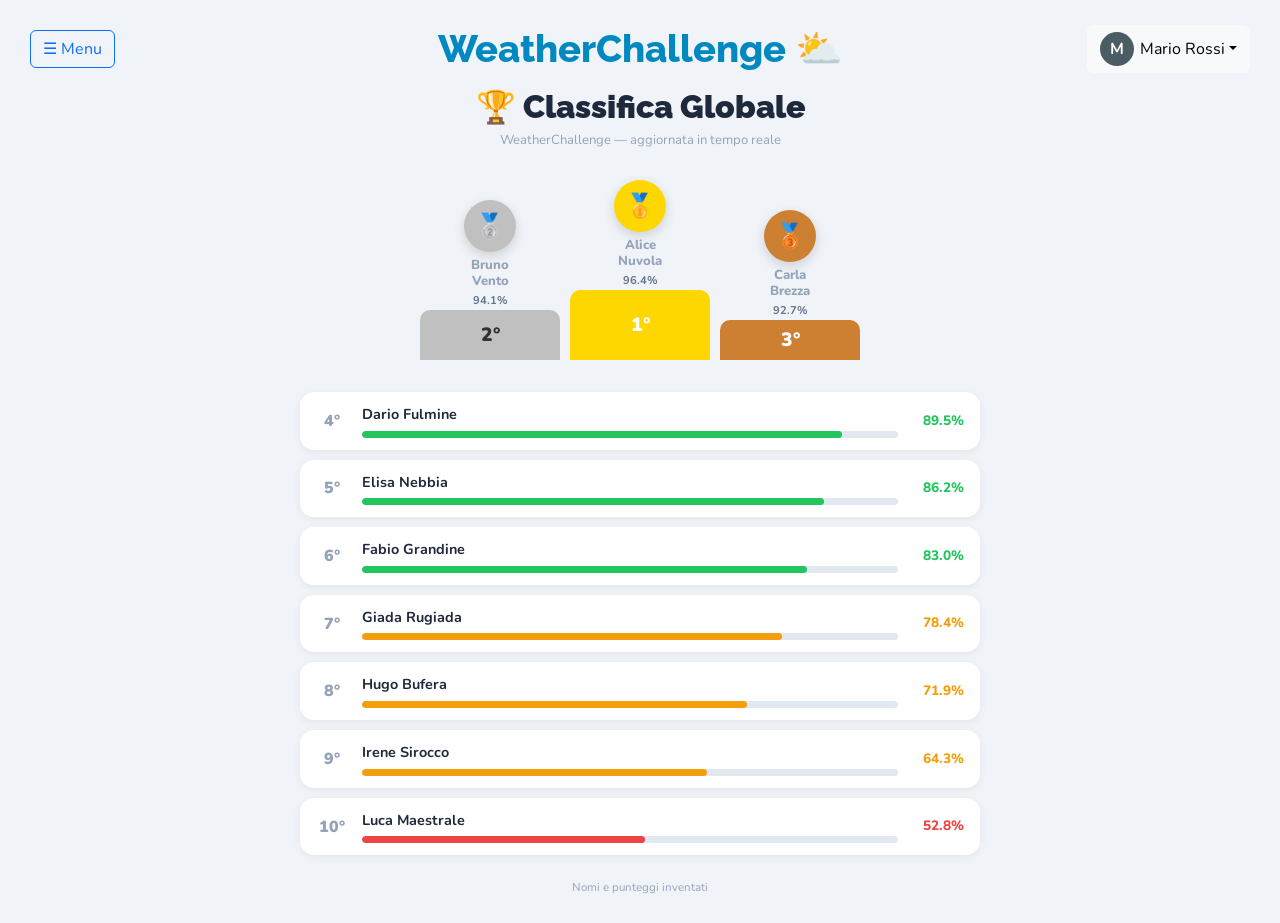
<file: ranking.html>
<!DOCTYPE html>
<html lang="it">
<head>
    <meta charset="UTF-8">
    <meta name="viewport" content="width=device-width, initial-scale=1.0">
    <title>Classifica Globale</title>
    <link href="https://cdn.jsdelivr.net/npm/bootstrap@5.3.3/dist/css/bootstrap.min.css" rel="stylesheet">
    <link rel="preconnect" href="https://fonts.googleapis.com">
    <link rel="preconnect" href="https://fonts.gstatic.com" crossorigin>
    <link href="https://fonts.googleapis.com/css2?family=Nunito:wght@400;600;700;800;900&family=Raleway:wght@700;800;900&family=Roboto:wght@400;500&display=swap" rel="stylesheet">
    <link rel="stylesheet" href="assets/css/style_app.css">
    <link rel="stylesheet" href="assets/css/style_ranking.css">
    <link rel="stylesheet" href="assets/css/tema.css">
    <link rel="stylesheet" href="assets/css/kit_statico.css">
</head>
<body>
    <!-- Intestazione. Nel sito vero è utils/header.php: qui è riscritta a mano -->
    <header class="header py-3">
        <a href="menu.html" class="btn btn-outline-primary btn-menu d-none d-md-block">☰ <span class="menu-label">Menu</span></a>
        <h1 class="site-title">WeatherChallenge ⛅</h1>
        <div class="dropdown">
            <button class="btn btn-light dropdown-toggle" type="button"><span class="avatar">M</span>Mario Rossi</button>
        </div>
    </header>

    <div class="ranking-container">
        <h1 class="rank-title">🏆 Classifica Globale</h1>
        <p class="rank-subtitle">WeatherChallenge — aggiornata in tempo reale</p>

        <!-- Podio: nel sito vero lo costruisce JavaScript. Ordine: 2°, 1°, 3° -->
        <div class="podium" id="podium">
                <div class="podium-item">
                    <div class="podium-avatar silver">🥈</div>
                    <div class="podium-name">Bruno<br>Vento</div>
                    <div class="podium-score">94.1%</div>
                    <div class="podium-block second">2°</div>
                </div>
                <div class="podium-item">
                    <div class="podium-avatar gold">🥇</div>
                    <div class="podium-name">Alice<br>Nuvola</div>
                    <div class="podium-score">96.4%</div>
                    <div class="podium-block first">1°</div>
                </div>
                <div class="podium-item">
                    <div class="podium-avatar bronze">🥉</div>
                    <div class="podium-name">Carla<br>Brezza</div>
                    <div class="podium-score">92.7%</div>
                    <div class="podium-block third">3°</div>
                </div>
        </div>

        <!-- Lista dal 4° in poi -->
        <div class="rank-list" id="ranking-list">
                <div class="user-rank">
                    <div class="rank-pos">4°</div>
                    <div class="rank-info">
                        <strong>Dario Fulmine</strong>
                        <div class="rank-bar-wrap"><div class="rank-bar" style="width:89.5%; background:var(--green);"></div></div>
                    </div>
                    <div class="rank-score" style="color:var(--green)">89.5%</div>
                </div>
                <div class="user-rank">
                    <div class="rank-pos">5°</div>
                    <div class="rank-info">
                        <strong>Elisa Nebbia</strong>
                        <div class="rank-bar-wrap"><div class="rank-bar" style="width:86.2%; background:var(--green);"></div></div>
                    </div>
                    <div class="rank-score" style="color:var(--green)">86.2%</div>
                </div>
                <div class="user-rank">
                    <div class="rank-pos">6°</div>
                    <div class="rank-info">
                        <strong>Fabio Grandine</strong>
                        <div class="rank-bar-wrap"><div class="rank-bar" style="width:83.0%; background:var(--green);"></div></div>
                    </div>
                    <div class="rank-score" style="color:var(--green)">83.0%</div>
                </div>
                <div class="user-rank">
                    <div class="rank-pos">7°</div>
                    <div class="rank-info">
                        <strong>Giada Rugiada</strong>
                        <div class="rank-bar-wrap"><div class="rank-bar" style="width:78.4%; background:var(--orange);"></div></div>
                    </div>
                    <div class="rank-score" style="color:var(--orange)">78.4%</div>
                </div>
                <div class="user-rank">
                    <div class="rank-pos">8°</div>
                    <div class="rank-info">
                        <strong>Hugo Bufera</strong>
                        <div class="rank-bar-wrap"><div class="rank-bar" style="width:71.9%; background:var(--orange);"></div></div>
                    </div>
                    <div class="rank-score" style="color:var(--orange)">71.9%</div>
                </div>
                <div class="user-rank">
                    <div class="rank-pos">9°</div>
                    <div class="rank-info">
                        <strong>Irene Sirocco</strong>
                        <div class="rank-bar-wrap"><div class="rank-bar" style="width:64.3%; background:var(--orange);"></div></div>
                    </div>
                    <div class="rank-score" style="color:var(--orange)">64.3%</div>
                </div>
                <div class="user-rank">
                    <div class="rank-pos">10°</div>
                    <div class="rank-info">
                        <strong>Luca Maestrale</strong>
                        <div class="rank-bar-wrap"><div class="rank-bar" style="width:52.8%; background:var(--red);"></div></div>
                    </div>
                    <div class="rank-score" style="color:var(--red)">52.8%</div>
                </div>
        </div>

        <p class="last-update">Nomi e punteggi inventati</p>
    </div>


    <!-- Barra in basso: si vede solo su telefono (larghezza fino a 768px) -->
    <nav class="bottom-nav" aria-label="Navigazione">
        <a href="menu.html" class="bn-menu"><span class="bn-icon">☰</span><span>Menu</span></a>
        <div class="dropdown">
            <button class="bn-profile" type="button"><span class="avatar avatar-sm">M</span><span class="bn-label">Mario Rossi</span></button>
        </div>
    </nav>
</body>
</html>
</file>
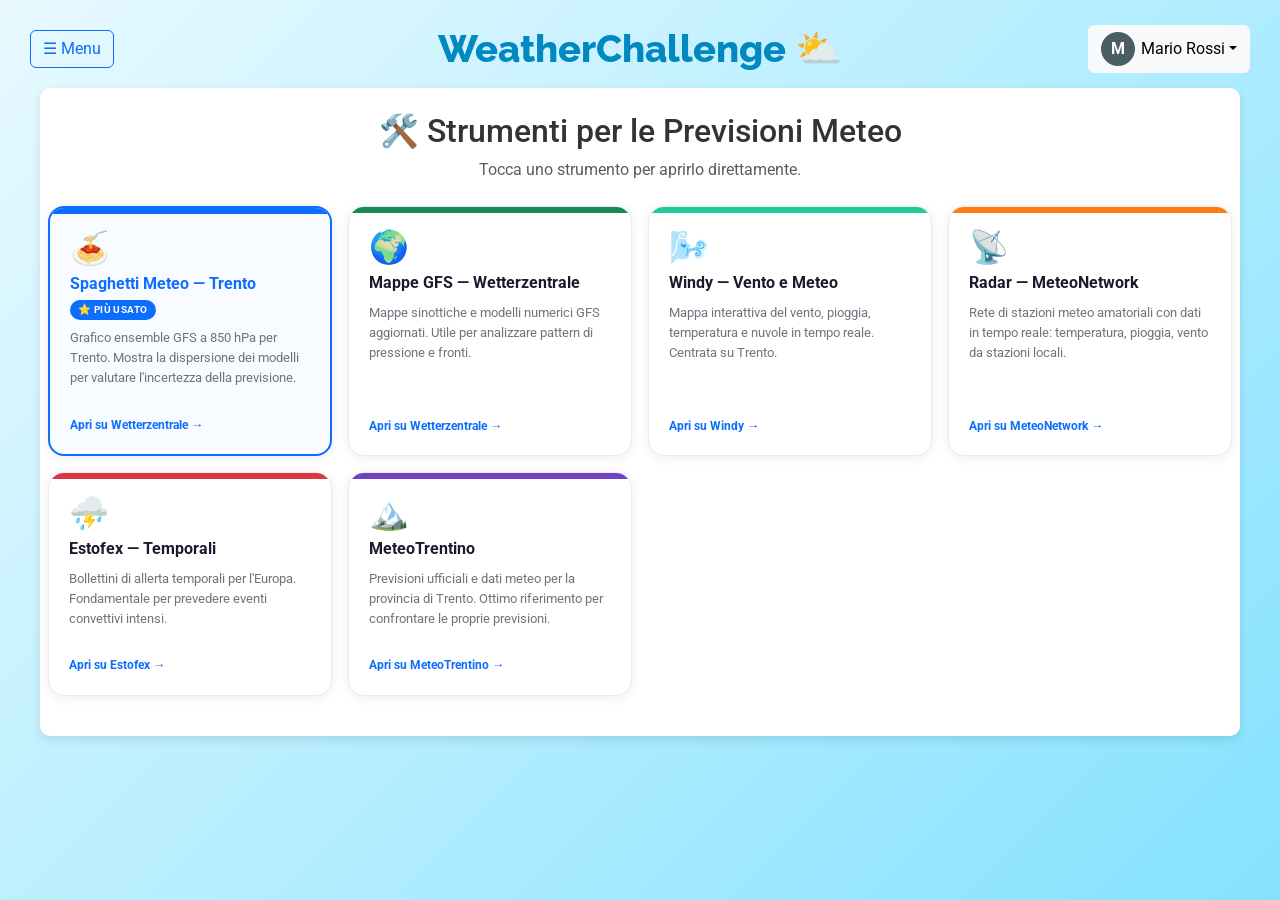
<file: resources.html>
<!DOCTYPE html>
<html lang="it">
<head>
    <meta charset="UTF-8">
    <meta name="viewport" content="width=device-width, initial-scale=1.0">
    <title>Strumenti Meteo</title>
    <link href="https://cdn.jsdelivr.net/npm/bootstrap@5.3.3/dist/css/bootstrap.min.css" rel="stylesheet">
    <link rel="preconnect" href="https://fonts.googleapis.com">
    <link rel="preconnect" href="https://fonts.gstatic.com" crossorigin>
    <link href="https://fonts.googleapis.com/css2?family=Nunito:wght@400;600;700;800;900&family=Raleway:wght@700;800;900&family=Roboto:wght@400;500&display=swap" rel="stylesheet">
    <link rel="stylesheet" href="assets/css/style_app.css">
    <link rel="stylesheet" href="assets/css/style_forecast_resources.css">
    <link rel="stylesheet" href="assets/css/tema.css">
    <link rel="stylesheet" href="assets/css/kit_statico.css">
</head>
<body class="bg-light">
    <!-- Intestazione. Nel sito vero è utils/header.php: qui è riscritta a mano -->
    <header class="header py-3">
        <a href="menu.html" class="btn btn-outline-primary btn-menu d-none d-md-block">☰ <span class="menu-label">Menu</span></a>
        <h1 class="site-title">WeatherChallenge ⛅</h1>
        <div class="dropdown">
            <button class="btn btn-light dropdown-toggle" type="button"><span class="avatar">M</span>Mario Rossi</button>
        </div>
    </header>

    <div class="container pt-2 px-2">
        <h2 class="text-center mt-3">🛠️ Strumenti per le Previsioni Meteo</h2>
        <p class="text-center text-muted">Tocca uno strumento per aprirlo direttamente.</p>

        <div class="tools-grid">
            <a href="https://www.wetterzentrale.de/ens_image.php?model=gfs&member=ENS&geoid=70934&bw=1&var=201" target="_blank" rel="noopener" class="tool-card featured">
                <div class="tool-card-banner" style="background:#0d6efd;"></div>
                <div class="tool-card-body">
                    <div class="tool-card-icon">🍝</div>
                    <div>
                        <p class="tool-card-title">Spaghetti Meteo — Trento</p>
                        <span class="featured-badge">⭐ Più usato</span>
                    </div>
                    <p class="tool-card-desc">Grafico ensemble GFS a 850 hPa per Trento. Mostra la dispersione dei modelli per valutare l'incertezza della previsione.</p>
                    <span class="tool-card-cta">Apri su Wetterzentrale →</span>
                </div>
            </a>
            <a href="https://www.wetterzentrale.de/de/topkarten.php?model=gfs&lid=OP" target="_blank" rel="noopener" class="tool-card">
                <div class="tool-card-banner" style="background:#198754;"></div>
                <div class="tool-card-body">
                    <div class="tool-card-icon">🌍</div>
                    <p class="tool-card-title">Mappe GFS — Wetterzentrale</p>
                    <p class="tool-card-desc">Mappe sinottiche e modelli numerici GFS aggiornati. Utile per analizzare pattern di pressione e fronti.</p>
                    <span class="tool-card-cta">Apri su Wetterzentrale →</span>
                </div>
            </a>
            <a href="https://www.windy.com/?46.067,11.121,8" target="_blank" rel="noopener" class="tool-card">
                <div class="tool-card-banner" style="background:#20c997;"></div>
                <div class="tool-card-body">
                    <div class="tool-card-icon">🌬️</div>
                    <p class="tool-card-title">Windy — Vento e Meteo</p>
                    <p class="tool-card-desc">Mappa interattiva del vento, pioggia, temperatura e nuvole in tempo reale. Centrata su Trento.</p>
                    <span class="tool-card-cta">Apri su Windy →</span>
                </div>
            </a>
            <a href="https://www.meteonetwork.it/rete/livemap/" target="_blank" rel="noopener" class="tool-card">
                <div class="tool-card-banner" style="background:#fd7e14;"></div>
                <div class="tool-card-body">
                    <div class="tool-card-icon">📡</div>
                    <p class="tool-card-title">Radar — MeteoNetwork</p>
                    <p class="tool-card-desc">Rete di stazioni meteo amatoriali con dati in tempo reale: temperatura, pioggia, vento da stazioni locali.</p>
                    <span class="tool-card-cta">Apri su MeteoNetwork →</span>
                </div>
            </a>
            <a href="http://www.estofex.org/" target="_blank" rel="noopener" class="tool-card">
                <div class="tool-card-banner" style="background:#dc3545;"></div>
                <div class="tool-card-body">
                    <div class="tool-card-icon">⛈️</div>
                    <p class="tool-card-title">Estofex — Temporali</p>
                    <p class="tool-card-desc">Bollettini di allerta temporali per l'Europa. Fondamentale per prevedere eventi convettivi intensi.</p>
                    <span class="tool-card-cta">Apri su Estofex →</span>
                </div>
            </a>
            <a href="https://www.meteotrentino.it/" target="_blank" rel="noopener" class="tool-card">
                <div class="tool-card-banner" style="background:#6f42c1;"></div>
                <div class="tool-card-body">
                    <div class="tool-card-icon">🏔️</div>
                    <p class="tool-card-title">MeteoTrentino</p>
                    <p class="tool-card-desc">Previsioni ufficiali e dati meteo per la provincia di Trento. Ottimo riferimento per confrontare le proprie previsioni.</p>
                    <span class="tool-card-cta">Apri su MeteoTrentino →</span>
                </div>
            </a>
        </div>
    </div>


    <!-- Barra in basso: si vede solo su telefono (larghezza fino a 768px) -->
    <nav class="bottom-nav" aria-label="Navigazione">
        <a href="menu.html" class="bn-menu"><span class="bn-icon">☰</span><span>Menu</span></a>
        <div class="dropdown">
            <button class="bn-profile" type="button"><span class="avatar avatar-sm">M</span><span class="bn-label">Mario Rossi</span></button>
        </div>
    </nav>
</body>
</html>
</file>
<file: assets/css/tema.css>
/* ============================================================
   TEMA: il punto di partenza per le prime modifiche

   Questo file si carica per ULTIMO, quindi quello che scrivi qui
   vince sugli altri fogli di stile. I valori scritti sono quelli
   attuali del sito: cambiali e ricarica la pagina per vedere l'effetto.

   Quando una modifica ti piace, annota il file e la riga: potrà
   essere riportata nel sito vero.
   ============================================================ */

:root {
    /* Cielo: sfondo a gradiente delle pagine con contenitore bianco */
    --wc-cielo-alto: #e8f9ff;
    --wc-cielo-basso: #85e2ff;


    /* Colori dei punteggi: bene, medio, male (valgono per tutte le pagine) */
    --green: #22c55e;
    --orange: #f59e0b;
    --red: #ef4444;

    /* Forme */
    --wc-raggio-contenitore: 10px;   /* il grande riquadro bianco */
    --wc-raggio-card: 14px;          /* card di liste, storico e classifica */

    /* Font dei titoli */
    --wc-font-titoli: 'Raleway', sans-serif;
}

body.bg-light {
    background-image: linear-gradient(135deg, var(--wc-cielo-alto) 0%, var(--wc-cielo-basso) 100%);
}

.container { border-radius: var(--wc-raggio-contenitore); }

.result-card, .f-card, .user-rank { border-radius: var(--wc-raggio-card); }

/* Badge dei punteggi: usano gli stessi tre colori */
.card-badge.green, .f-acc-badge.green, .wsf-badge.green { background: var(--green); }
.card-badge.yellow, .f-acc-badge.yellow, .wsf-badge.yellow { background: var(--orange); }
.card-badge.red, .f-acc-badge.red, .wsf-badge.red { background: var(--red); }

h1.rank-title, h1.video-title, .site-title { font-family: var(--wc-font-titoli); }
</file>
<file: assets/css/style_app.css>
/* ═══════════════════════════════════════════════
   HEADER
═══════════════════════════════════════════════ */

.header {
    display: flex;
    justify-content: center;
    align-items: center;
    position: relative;
}

.dropdown {
    position: absolute;
    right: 20px;
}

.btn-menu {
    position: absolute;
    left: 20px;
}

.dropdown-menu {
    width: 280px;
    padding: 15px;
}

.user-info {
    display: flex;
    align-items: center;
    gap: 10px;
}

.user-info img {
    border-radius: 50%;
    width: 50px;
    height: 50px;
}

.user-email {
    font-size: 14px;
    color: gray;
}

.accuracy-bar {
    height: 10px;
    background-color: #e9ecef;
    border-radius: 5px;
    overflow: hidden;
    margin-top: 5px;
}

.accuracy-fill {
    height: 100%;
    background-color: #007bff;
}


/* Stile per i pulsanti meteo */

body {
    font-family: 'Roboto', sans-serif;
    background: linear-gradient(135deg, #89f7fe 0%, #66a6ff 100%);
    color: #333;
    padding: 10px;
    margin: 0;
    min-height: 100vh;
}

.container {
    max-width: 1200px;
    margin: 0 auto;
    background: white;
    padding: 0;
    border-radius: 10px;
    box-shadow: 0 4px 10px rgba(0, 0, 0, 0.1);
}

.weather-btn {
    width: 80px;
    height: 80px;
    font-size: 32px;
    border: 2px solid #ddd;
    border-radius: 12px;
    background-color: #f9f9f9;
    color: #555;
    display: flex;
    justify-content: center;
    align-items: center;
    transition: all 0.3s ease;
    cursor: pointer;
}

.weather-btn:hover {
    background-color: #e9ecef;
    transform: scale(1.1);
}

.weather-btn.active {
    background-color: #007bff;
    color: white;
    border-color: #0056b3;
    transform: scale(1.1);
}

.weather-group {
    display: flex;
    flex-wrap: wrap;
    gap: 15px;
    justify-content: left;
    margin-bottom: 20px;
}

.weather-btn.selected {
    background-color: #007bff;
    color: white;
    border-color: #0056b3;
    transform: scale(1.1);
}


/* ── HEADER (desktop) ── */

.header {
    display: flex;
    justify-content: center;
    align-items: center;
    position: relative;
}

.dropdown {
    position: absolute;
    right: 20px;
}

.btn-menu {
    position: absolute;
    left: 20px;
}

.dropdown-menu {
    width: 280px;
    padding: 15px;
}

.user-info {
    display: flex;
    align-items: center;
    gap: 10px;
}

.user-info img {
    border-radius: 50%;
    width: 50px;
    height: 50px;
}

.user-email {
    font-size: 14px;
    color: gray;
}

.accuracy-bar {
    height: 10px;
    background-color: #e9ecef;
    border-radius: 5px;
    overflow: hidden;
    margin-top: 5px;
}

.accuracy-fill {
    height: 100%;
    background-color: #007bff;
}


/* ── BOTTOM NAV (solo mobile) ── */

.bottom-nav {
    display: none;
}


/* ═══════════════════════════════════════════════
   MOBILE ≤ 768px
═══════════════════════════════════════════════ */

@media (max-width: 768px) {
    /* ── Header ── */
    .header {
        flex-direction: column;
        align-items: center;
        text-align: center;
    }
    .dropdown {
        position: static;
        margin-top: 15px;
        display: flex;
        justify-content: center;
        width: 100%;
    }
    .btn-menu {
        position: static;
        margin-top: 15px;
        display: flex;
        justify-content: center;
        width: 100%;
    }
    /* Spazio in fondo per non finire sotto la bottom nav */
    body {
        padding-bottom: 70px;
    }
    .header .btn-menu {
        display: none;
    }
    .header .dropdown {
        display: none;
    }
    /* ── Bottom navigation bar ── */
    .bottom-nav {
        display: flex;
        position: fixed;
        bottom: 0;
        left: 0;
        right: 0;
        height: 60px;
        background: #fff;
        border-top: 1px solid #e2e8f0;
        box-shadow: 0 -4px 16px rgba(0, 0, 0, .08);
        z-index: 1050;
        align-items: stretch;
    }
    /* Bottone menu a sinistra */
    .bottom-nav .bn-menu {
        flex: 1;
        display: flex;
        flex-direction: column;
        align-items: center;
        justify-content: center;
        gap: 2px;
        border: none;
        background: transparent;
        cursor: pointer;
        font-size: .65rem;
        font-weight: 700;
        color: #64748b;
        padding: 0;
        border-right: 1px solid #e2e8f0;
    }
    .bottom-nav .bn-menu .bn-icon {
        font-size: 1.3rem;
        line-height: 1;
    }
    /* Dropdown profilo a destra */
    .bottom-nav .bn-profile {
        flex: 1;
        display: flex;
        flex-direction: column;
        align-items: center;
        justify-content: center;
        gap: 2px;
        border: none;
        background: transparent;
        cursor: pointer;
        font-size: .65rem;
        font-weight: 700;
        color: #64748b;
        padding: 0;
        height: 100%;
    }
    .bottom-nav .dropdown {
        margin-top: 0 !important;
    }
    .bottom-nav .bn-profile img {
        width: 28px;
        height: 28px;
        border-radius: 50%;
        object-fit: cover;
    }
    .bottom-nav .bn-profile .bn-label {
        font-size: .6rem;
        font-weight: 700;
        color: #64748b;
        white-space: nowrap;
        overflow: hidden;
        text-overflow: ellipsis;
        max-width: 80px;
    }
    /* Il dropdown Bootstrap si apre verso l'alto */
    .bottom-nav .dropdown-menu {
        bottom: 60px !important;
        top: auto !important;
        transform: none !important;
        margin-bottom: 4px;
    }
    /* ── Pulsante PDF ── */
    .btn-bottom {
        width: 100%;
        justify-content: center;
        font-size: .85rem;
        padding: 11px 0 !important;
        border-radius: 12px !important;
    }
}
</file>
<file: assets/css/style_dashboard.css>
/* ═══════════════════════════════════════════════
   CLOUD ANIMATION
═══════════════════════════════════════════════ */

.introjs-relativePosition {
    position: initial !important;
}

@keyframes moveClouds {
    from {
        transform: translateX(-200px);
        opacity: .6;
    }
    to {
        transform: translateX(100vw);
        opacity: 1;
    }
}

.cloud {
    position: absolute;
    top: 10%;
    left: -200px;
    width: 120px;
    height: 80px;
    background: url('../img/cloud.png') no-repeat center/contain;
    opacity: .8;
    animation: moveClouds 30s linear infinite;
    pointer-events: none;
}

.cloud.small {
    width: 80px;
    height: 50px;
    top: 20%;
    animation-duration: 40s;
}

.cloud.medium {
    width: 150px;
    height: 100px;
    top: 30%;
    animation-duration: 50s;
}

.cloud.large {
    width: 200px;
    height: 130px;
    top: 15%;
    animation-duration: 60s;
}


/* ═══════════════════════════════════════════════
   LAYOUT SWITCH (desktop default)
═══════════════════════════════════════════════ */

#mobile-view {
    display: none;
}

#desktop-view {
    display: block;
}

.container {
    padding-left: 10px !important;
    padding-right: 10px !important;
    padding-top: 10px !important;
    padding-bottom: 10px !important;
}


.btn-pdf {
    display: inline-flex;
    align-items: center;
    gap: 6px;
    margin-top: 12px;
    font-size: .9rem;
}
.riga {
        display: flex;
    }


/* ═══════════════════════════════════════════════
   MOBILE  ≤ 768px
═══════════════════════════════════════════════ */

@media (max-width: 768px) {
    /* ── Layout switch ── */
    #desktop-view {
        display: none;
    }
    #mobile-view {
        display: block;
    }
    /* ── Generali ── */
    body {
        font-family: 'Nunito', sans-serif;
    }
    .container {
        padding-left: 10px !important;
        padding-right: 10px !important;
    }
    h1.dash-title {
        font-size: 1.4rem !important;
        font-weight: 800;
    }
    h2.greeting {
        font-size: 1.05rem !important;
        margin-bottom: 10px !important;
        color: #555;
    }
    /* ── Toggle griglia/lista ── */
    .view-toggle {
        display: flex;
        background: #f0f4f8;
        border-radius: 12px;
        padding: 3px;
        gap: 3px;
        margin-bottom: 12px;
    }
    .view-toggle button {
        flex: 1;
        border: none;
        background: transparent;
        border-radius: 10px;
        padding: 8px 0;
        font-family: 'Nunito', sans-serif;
        font-size: .82rem;
        font-weight: 700;
        color: #888;
        cursor: pointer;
        transition: all .2s;
    }
    .view-toggle button.active {
        background: #fff;
        color: #333;
        box-shadow: 0 1px 6px rgba(0, 0, 0, .12);
    }
    /* ── Panels ── */
    #mini-calendar-wrap {
        display: block;
    }
    #list-wrap {
        display: none;
    }
    #mini-calendar-wrap.hidden {
        display: none;
    }
    #list-wrap.visible {
        display: block;
    }
    /* ── Mini-griglia FullCalendar ── */
    #mini-cal .fc-toolbar {
        flex-wrap: wrap;
        gap: 4px;
        justify-content: center !important;
        margin-bottom: 6px !important;
    }
    #mini-cal .fc-toolbar-title {
        font-size: .95rem !important;
        font-weight: 800;
        font-family: 'Nunito', sans-serif;
    }
    #mini-cal .fc-button {
        padding: 5px 9px !important;
        font-size: .75rem !important;
    }
    #mini-cal .fc-col-header-cell-cushion {
        font-size: .68rem !important;
        font-weight: 800;
        padding: 3px 1px !important;
    }
    #mini-cal .fc-daygrid-day-number {
        font-size: .72rem !important;
        padding: 2px 4px !important;
    }
    #mini-cal .fc-daygrid-day {
        min-height: 52px !important;
    }
    #mini-cal .fc-daygrid-event {
        border-radius: 4px !important;
        font-size: .6rem !important;
        padding: 1px 3px !important;
        line-height: 1.3 !important;
    }
    #mini-cal .fc-event-title {
        font-size: .6rem !important;
        font-weight: 700;
    }
    /* ── Lista risultati ── */
    .result-list {
        display: flex;
        flex-direction: column;
        gap: 8px;
        padding-bottom: 20px;
    }
    .list-month-header {
        font-size: .7rem;
        font-weight: 800;
        text-transform: uppercase;
        letter-spacing: .08em;
        color: #aaa;
        padding: 10px 2px 4px;
        border-bottom: 1px solid #eee;
        margin-bottom: 2px;
    }
    .upcoming-label {
        font-size: .7rem;
        font-weight: 800;
        text-transform: uppercase;
        letter-spacing: .08em;
        color: #3b82f6;
        padding: 10px 2px 4px;
        border-bottom: 1px solid #dbeafe;
        margin-bottom: 2px;
    }
    .result-card {
        display: flex;
        align-items: center;
        gap: 12px;
        background: #fff;
        border-radius: 14px;
        padding: 12px 14px;
        box-shadow: 0 2px 8px rgba(0, 0, 0, .07);
        cursor: pointer;
        text-decoration: none;
        color: inherit;
        transition: transform .15s, box-shadow .15s;
        -webkit-tap-highlight-color: transparent;
    }
    .result-card:active {
        transform: scale(.98);
        box-shadow: 0 1px 4px rgba(0, 0, 0, .1);
    }
    .result-card.future {
        border: 2px dashed #93c5fd;
        background: #eff6ff;
        box-shadow: none;
    }
    .card-date {
        display: flex;
        flex-direction: column;
        align-items: center;
        min-width: 40px;
    }
    .card-date .day-num {
        font-size: 1.4rem;
        font-weight: 800;
        line-height: 1;
        color: #333;
    }
    .card-date .day-name {
        font-size: .62rem;
        font-weight: 700;
        text-transform: uppercase;
        color: #aaa;
        letter-spacing: .06em;
    }
    .card-divider {
        width: 2px;
        height: 36px;
        border-radius: 2px;
        background: #eee;
        flex-shrink: 0;
    }
    .card-body {
        flex: 1;
        min-width: 0;
    }
    .card-body .card-status {
        font-size: .78rem;
        font-weight: 700;
        margin-bottom: 2px;
    }
    .card-body .card-note {
        font-size: .68rem;
        color: #aaa;
    }
    .card-badge {
        flex-shrink: 0;
        min-width: 52px;
        text-align: center;
        padding: 5px 10px;
        border-radius: 20px;
        font-size: .78rem;
        font-weight: 800;
        color: #fff;
    }
    .card-badge.green {
        background: #22c55e;
    }
    .card-badge.red {
        background: #ef4444;
    }
    .card-badge.yellow {
        background: #f59e0b;
    }
    .card-badge.blue {
        background: #3b82f6;
    }
    .card-badge.future-badge {
        background: #dbeafe;
        color: #3b82f6;
        font-size: .72rem;
    }
    .result-card.future .card-date .day-num {
        color: #3b82f6;
    }
    .result-card.future .card-body .card-status {
        color: #3b82f6;
    }
    /* ── Pulsante PDF ── */
    .btn-pdf {
        width: 100%;
        justify-content: center;
        font-size: .85rem;
        padding: 11px 0 !important;
        border-radius: 12px !important;
    }
    .riga {
        display: flex;
    }
    }
</file>
<file: assets/css/kit_statico.css>
/* ============================================================
   KIT STATICO
   Nel sito vero queste parti arrivano da JavaScript (calendario,
   menu a comparsa) o da header.php. Qui sono riscritte a mano,
   così il kit funziona aprendo il file con un doppio clic.
   ============================================================ */

/* ---------- Intestazione ---------- */
.site-title {
    font-family: 'Raleway', sans-serif;
    font-weight: 800;
    font-size: clamp(1.5rem, 5vw, 2.4rem);
    color: #0088c0;
    margin: 0;
}

.avatar {
    display: inline-flex;
    align-items: center;
    justify-content: center;
    width: 34px;
    height: 34px;
    border-radius: 50%;
    background: #4a5c64;
    color: #fff;
    font-weight: 700;
    margin-right: 6px;
}
.avatar-sm { width: 28px; height: 28px; margin: 0; font-size: .8rem; }

/* ---------- Barra in basso (telefono) ---------- */
.bottom-nav .dropdown { flex: 1; display: flex; }
.bottom-nav .bn-menu { text-decoration: none; }

/* ---------- Calendario del mese (versione statica) ---------- */
.cal { padding: 0 6px 6px; }
.cal-toolbar {
    display: flex;
    justify-content: space-between;
    align-items: center;
    margin: 18px 0 12px;
}
.cal-title { font-size: 1.75rem; font-weight: 400; margin: 0; }
.cal-buttons { display: flex; gap: 10px; }
.cal-btn { display: inline-block; padding: .4rem .75rem; border-radius: .25rem; color: #fff; }
.cal-btn-today { background: #6c757d; }
.cal-btn-nav { background: #2c3e50; }

.cal-table { width: 100%; border-collapse: collapse; table-layout: fixed; }
.cal-table th, .cal-table td { border: 1px solid #ddd; }
.cal-table th { text-align: center; padding: 4px 0; font-weight: 700; }
.cal-table-text {text-align: center; color:#000000; font-weight: 700;}
.cal-day { height: 112px; vertical-align: top; padding: 2px; }
.cal-day.other .cal-num { opacity: .4; }
.cal-day.today { background: #fff8dc; }
.cal-num { display: block; text-align: right; padding: 2px 4px; }

.cal-ev { border-radius: 3px; color: #fff; font-size: .85em; padding: 1px 4px; margin-top: 2px; }
.cal-ev.ok  { background: #008000; }
.cal-ev.low { background: #ff0000; }
.cal-ev.now { background: #ffd700; }
.cal-ev.new { background: #0000ff; }
</file>
<file: assets/css/style_insert_forecast.css>
/* ═══════════════════════════════
    BOTTONI METEO — BASE
═══════════════════════════════ */

.weather-group {
    display: grid;
    grid-template-columns: repeat(7, 1fr);
    gap: 6px;
    width: 100%;
    box-sizing: border-box;
}

.weather-btn {
    aspect-ratio: 1;
    width: 100%;
    min-width: 0;
    /* CRITICO: permette al grid di restringere il bottone */
    font-size: 1.5rem;
    line-height: 1;
    border: 2px solid #dee2e6;
    border-radius: 10px;
    background: #fff;
    cursor: pointer;
    transition: border-color .15s, background .15s, transform .1s;
    padding: 0;
    display: flex;
    align-items: center;
    justify-content: center;
    overflow: hidden;
    box-sizing: border-box;
}

.weather-btn:active {
    transform: scale(.93);
}

.weather-btn.active {
    border-color: #0d6efd;
    background: #e7f1ff;
}


/* ═══════════════════════════════
    TEMPERATURE AFFIANCATE
═══════════════════════════════ */

.temp-row {
    display: grid;
    grid-template-columns: 1fr 1fr;
    gap: 12px;
}


/* ═══════════════════════════════
    TOGGLE LEGENDA (solo mobile)
═══════════════════════════════ */

.legend-toggle {
    display: none;
}


/* ═══════════════════════════════
    MOBILE ≤ 768px
═══════════════════════════════ */

@media (max-width: 768px) {
    h1.page-title {
        font-size: 1.3rem !important;
        margin-bottom: 16px !important;
    }
    /* Rimuovi il layout a 2 colonne Bootstrap su mobile */
    .col-md-8,
    .col-md-4 {
        width: 100% !important;
        max-width: 100% !important;
        flex: 0 0 100% !important;
        padding-left: 0 !important;
        padding-right: 0 !important;
    }
    /* Font bottoni scalato con clamp: mai troppo grande, mai troppo piccolo */
    .weather-btn {
        font-size: clamp(0.65rem, 5.5vw, 1.2rem);
        border-radius: 6px;
        border-width: 1px;
    }
    .weather-group {
        gap: 3px;
    }
    /* Toggle legenda */
    .legend-toggle {
        display: flex;
        align-items: center;
        justify-content: space-between;
        width: 100%;
        background: #f8f9fa;
        border: 1px solid #dee2e6;
        border-radius: 8px;
        padding: 8px 14px;
        font-size: .82rem;
        font-weight: 600;
        color: #555;
        cursor: pointer;
        margin-bottom: 8px;
    }
    .legend-toggle .arrow {
        display: inline-block;
        transition: transform .2s;
    }
    .legend-toggle.open .arrow {
        transform: rotate(180deg);
    }
    /* Legenda nascosta di default su mobile */
    .legend-card {
        display: none;
        margin-bottom: 12px;
    }
    .legend-card.visible {
        display: block;
    }
}


/* ═══════════════════════════════
    DESKTOP > 768px
═══════════════════════════════ */

@media (min-width: 769px) {
    .legend-toggle {
        display: none !important;
    }
    .legend-card {
        display: block !important;
    }
    .weather-btn {
        font-size: 1.6rem;
    }
}
</file>
<file: assets/css/style_video.css>
:root {
    --gold: #FFD700;
    --silver: #C0C0C0;
    --bronze: #CD7F32;
    --green: #22c55e;
    --orange: #f59e0b;
    --red: #ef4444;
    --bg: #f0f4f8;
}

body {
    background: var(--bg);
    font-family: 'Nunito', sans-serif;
}


/* ── Titolo animato ── */

h1.video-title {
    font-family: 'Raleway', sans-serif;
    font-weight: 900;
    font-size: clamp(1.4rem, 5vw, 2.2rem);
    text-align: center;
    color: #1e293b;
    margin-bottom: 1.5rem;
    overflow: hidden;
    white-space: nowrap;
    width: 0;
    display: inline-block;
    border-right: 3px solid var(--orange);
    animation: typing 3s steps(30, end) forwards, blink .7s infinite;
}

.title-wrap {
    text-align: center;
    overflow: hidden;
}

@keyframes typing {
    from {
        width: 0;
    }
    to {
        width: 100%;
    }
}

@keyframes blink {
    50% {
        border-color: transparent;
    }
}


/* ── Card studente ── */

.student-card {
    background: #fff;
    border-radius: 18px;
    box-shadow: 0 4px 16px rgba(0, 0, 0, .07);
    margin-bottom: 1.5rem;
    overflow: hidden;
    animation: slideUp .5s ease-out both;
}


/* Header studente */

.student-header {
    display: flex;
    align-items: center;
    gap: 14px;
    padding: 14px 18px;
    border-bottom: 1px solid #f1f5f9;
}

.student-medal {
    font-size: 1.8rem;
    flex-shrink: 0;
}

.student-meta {
    flex: 1;
    min-width: 0;
}

.student-name {
    font-size: 1rem;
    font-weight: 800;
    color: #1e293b;
    white-space: nowrap;
    overflow: hidden;
    text-overflow: ellipsis;
}

.student-score-line {
    display: flex;
    align-items: center;
    gap: 8px;
    margin-top: 4px;
}

.score-bar-wrap {
    flex: 1;
    height: 7px;
    background: #e2e8f0;
    border-radius: 10px;
    overflow: hidden;
}

.score-bar {
    height: 100%;
    border-radius: 10px;
}

.score-label {
    font-size: .75rem;
    font-weight: 800;
    min-width: 44px;
    text-align: right;
}


/* Rank badge rimosso — score inline più chiaro */

.score-label {
    font-size: .75rem;
    font-weight: 800;
    min-width: 44px;
    text-align: right;
}

.score-stars {
    font-size: .7rem;
    letter-spacing: 1px;
}


/* ── Griglia previsioni ── */

.forecast-grid {
    display: grid;
    grid-template-columns: repeat(5, 1fr);
    gap: 0;
}

.forecast-cell {
    padding: 12px 8px;
    text-align: center;
    border-right: 1px solid #f1f5f9;
    border-top: 1px solid #f1f5f9;
    animation: fadeIn .6s ease-out both;
}

.forecast-cell:last-child {
    border-right: none;
}

.fc-day {
    font-size: .6rem;
    font-weight: 800;
    text-transform: uppercase;
    letter-spacing: .06em;
    color: #94a3b8;
    margin-bottom: 2px;
}

.fc-date {
    font-size: .68rem;
    font-weight: 700;
    color: #475569;
    margin-bottom: 6px;
}


/* Riga mattina/pomeriggio affiancate */

.fc-weather-row {
    display: flex;
    justify-content: center;
    gap: 4px;
    margin-bottom: 6px;
}

.fc-period {
    display: flex;
    flex-direction: column;
    align-items: center;
    gap: 3px;
    flex: 1;
    border-radius: 8px;
    padding: 4px 2px;
}

.fc-period.morning {
    background: #eff6ff;
}

.fc-period.afternoon {
    background: #fff7ed;
}

.fc-period-label {
    font-size: .5rem;
    font-weight: 900;
    text-transform: uppercase;
    letter-spacing: .05em;
}

.fc-period.morning .fc-period-label {
    color: #3b82f6;
}

.fc-period.afternoon .fc-period-label {
    color: #f97316;
}

.fc-period-icon {
    font-size: 1.4rem;
    line-height: 1;
}

.fc-temp {
    font-size: .68rem;
    font-weight: 700;
}

.fc-temp .tmax {
    color: #ef4444;
}

.fc-temp .tmin {
    color: #3b82f6;
}

.fc-note {
    font-size: .58rem;
    color: #f59e0b;
    margin-top: 4px;
    line-height: 1.3;
}


/* Cella vuota */

.forecast-cell.empty {
    opacity: .45;
}

.forecast-cell.empty .fc-period-icon {
    filter: grayscale(1);
}


/* ── MOBILE: 3 colonne visibili, scroll per le altre 2 ── */

@media (max-width: 600px) {
    .forecast-grid {
        /* 3 colonne visibili = ~33vw ciascuna, minimo 90px */
        grid-template-columns: repeat(5, minmax(90px, calc(33vw - 16px)));
        overflow-x: auto;
        -webkit-overflow-scrolling: touch;
        scroll-snap-type: x mandatory;
    }
    .forecast-cell {
        scroll-snap-align: start;
    }
    .fc-period-icon {
        font-size: 1.6rem;
    }
    .fc-day {
        font-size: .65rem;
    }
    .fc-date {
        font-size: .72rem;
    }
    .fc-temp {
        font-size: .75rem;
    }
    .fc-period-label {
        font-size: .55rem;
    }
    .student-name {
        font-size: .88rem;
    }
}


/* ── Aggiornamento ── */

.last-update {
    text-align: center;
    font-size: .72rem;
    color: #94a3b8;
    margin: 1rem 0 2rem;
}


/* ── Animazioni ── */

@keyframes slideUp {
    from {
        opacity: 0;
        transform: translateY(16px);
    }
    to {
        opacity: 1;
        transform: translateY(0);
    }
}

@keyframes fadeIn {
    from {
        opacity: 0;
    }
    to {
        opacity: 1;
    }
}
</file>
<file: assets/css/style_ranking.css>
:root {
    --gold: #FFD700;
    --silver: #C0C0C0;
    --bronze: #CD7F32;
    --green: #22c55e;
    --orange: #f59e0b;
    --red: #ef4444;
    --bg: #f0f4f8;
}

body {
    background: var(--bg);
    font-family: 'Nunito', sans-serif;
    min-height: 100vh;
}


/* ── Contenitore ── */

.ranking-container {
    max-width: 680px;
    margin: 0 auto;
}


/* ── Titolo ── */

h1.rank-title {
    font-family: 'Raleway', sans-serif;
    font-weight: 900;
    font-size: clamp(1.4rem, 5vw, 2rem);
    text-align: center;
    color: #1e293b;
    margin-bottom: .3rem;
    animation: fadeInDown .6s ease-out both;
}

.rank-subtitle {
    text-align: center;
    font-size: .82rem;
    color: #94a3b8;
    margin-bottom: 1.8rem;
    animation: fadeInDown .8s ease-out both;
}


/* ── Podio top 3 ── */

.podium {
    display: flex;
    justify-content: center;
    align-items: flex-end;
    gap: 10px;
    margin-bottom: 2rem;
    animation: fadeInDown .7s ease-out both;
}

.podium-item {
    display: flex;
    flex-direction: column;
    align-items: center;
    flex: 1;
    max-width: 140px;
}

.podium-avatar {
    width: 52px;
    height: 52px;
    border-radius: 50%;
    display: flex;
    align-items: center;
    justify-content: center;
    font-size: 1.5rem;
    margin-bottom: 6px;
    box-shadow: 0 4px 12px rgba(0, 0, 0, .15);
}

.podium-avatar.gold {
    background: var(--gold);
}

.podium-avatar.silver {
    background: var(--silver);
}

.podium-avatar.bronze {
    background: var(--bronze);
}

.podium-name {
    font-size: .82rem;
    font-weight: 800;
    text-align: center;
    color: #94a3b8;
    line-height: 1.2;
    margin-bottom: 4px;
}

.podium-score {
    font-size: .7rem;
    font-weight: 700;
    color: #64748b;
}

.podium-block {
    width: 100%;
    border-radius: 10px 10px 0 0;
    display: flex;
    align-items: center;
    justify-content: center;
    font-size: 1.2rem;
    font-weight: 900;
    color: #fff;
}

.podium-block.first {
    background: var(--gold);
    height: 70px;
}

.podium-block.second {
    background: var(--silver);
    height: 50px;
    color: #333;
}

.podium-block.third {
    background: var(--bronze);
    height: 40px;
}


/* ── Lista dal 4° in poi ── */

.rank-list {
    display: flex;
    flex-direction: column;
    gap: 10px;
}

.user-rank {
    display: flex;
    align-items: center;
    gap: 14px;
    background: #fff;
    border-radius: 14px;
    padding: 12px 16px;
    box-shadow: 0 2px 8px rgba(0, 0, 0, .06);
    transition: transform .2s, box-shadow .2s;
    animation: slideIn .4s ease-out both;
}

.user-rank:hover {
    transform: translateY(-2px);
    box-shadow: 0 6px 18px rgba(0, 0, 0, .1);
}

.rank-pos {
    font-size: 1rem;
    font-weight: 900;
    min-width: 32px;
    text-align: center;
    color: #94a3b8;
}

.rank-info {
    flex: 1;
    min-width: 0;
}

.rank-info strong {
    font-size: .9rem;
    color: #1e293b;
    display: block;
    white-space: nowrap;
    overflow: hidden;
    text-overflow: ellipsis;
}

.rank-bar-wrap {
    height: 7px;
    background: #e2e8f0;
    border-radius: 10px;
    overflow: hidden;
    margin-top: 5px;
}

.rank-bar {
    height: 100%;
    border-radius: 10px;
    transition: width .8s ease;
}

.rank-score {
    font-size: .85rem;
    font-weight: 800;
    min-width: 52px;
    text-align: right;
}


/* ── Aggiornamento ── */

.last-update {
    text-align: center;
    font-size: .72rem;
    color: #94a3b8;
    margin-top: 1.5rem;
}


/* ── Animazioni ── */

@keyframes fadeInDown {
    from {
        opacity: 0;
        transform: translateY(-16px);
    }
    to {
        opacity: 1;
        transform: translateY(0);
    }
}

@keyframes slideIn {
    from {
        opacity: 0;
        transform: translateX(-10px);
    }
    to {
        opacity: 1;
        transform: translateX(0);
    }
}


/* ── Mobile ── */

@media (max-width: 480px) {
    .podium-avatar {
        width: 44px;
        height: 44px;
        font-size: 1.2rem;
    }
    .podium-name {
        font-size: .82rem;
    }
    .user-rank {
        padding: 10px 12px;
        gap: 10px;
    }
}
</file>
<file: assets/css/style_forecast_resources.css>
.tools-grid {
    display: grid;
    grid-template-columns: repeat(auto-fill, minmax(280px, 1fr));
    gap: 16px;
    margin-top: 24px;
    padding-bottom: 40px;
}

.tool-card {
    display: flex;
    flex-direction: column;
    background: #fff;
    border-radius: 16px;
    box-shadow: 0 2px 12px rgba(0, 0, 0, .08);
    text-decoration: none;
    color: inherit;
    overflow: hidden;
    transition: transform .18s, box-shadow .18s;
    -webkit-tap-highlight-color: transparent;
    border: 1px solid #e9ecef;
}

.tool-card:hover {
    transform: translateY(-3px);
    box-shadow: 0 6px 20px rgba(0, 0, 0, .13);
    color: inherit;
    text-decoration: none;
}

.tool-card:active {
    transform: scale(.98);
}


/* Banner colorato in cima alla card */

.tool-card-banner {
    height: 6px;
    width: 100%;
}

.tool-card-body {
    padding: 18px 20px 20px;
    flex: 1;
    display: flex;
    flex-direction: column;
    gap: 8px;
}

.tool-card-icon {
    font-size: 2rem;
    line-height: 1;
}

.tool-card-title {
    font-size: 1rem;
    font-weight: 700;
    color: #1a1a2e;
    margin: 0;
}

.tool-card-desc {
    font-size: .82rem;
    color: #6c757d;
    line-height: 1.5;
    flex: 1;
}

.tool-card-cta {
    display: inline-flex;
    align-items: center;
    gap: 4px;
    font-size: .78rem;
    font-weight: 700;
    color: #0d6efd;
    margin-top: 4px;
}


/* Card in evidenza (spaghetti — quella più usata) */

.tool-card.featured {
    border: 2px solid #0d6efd;
    background: #f8fbff;
}

.tool-card.featured .tool-card-title {
    color: #0d6efd;
}

.featured-badge {
    display: inline-block;
    background: #0d6efd;
    color: #fff;
    font-size: .65rem;
    font-weight: 700;
    padding: 2px 8px;
    border-radius: 20px;
    letter-spacing: .04em;
    text-transform: uppercase;
}


/* Mobile */

@media (max-width: 768px) {
    .tools-grid {
        grid-template-columns: 1fr;
        gap: 12px;
        margin-top: 16px;
    }
    .tool-card {
        flex-direction: row;
        border-radius: 14px;
    }
    .tool-card-banner {
        width: 6px;
        height: auto;
        min-height: 100%;
        border-radius: 0;
    }
    .tool-card-body {
        padding: 14px 16px;
        gap: 4px;
    }
    .tool-card-icon {
        font-size: 1.6rem;
    }
    .tool-card-title {
        font-size: .95rem;
    }
    .tool-card-desc {
        font-size: .78rem;
    }
}
</file>
<file: assets/css/style_login.css>
/* =========================================================
   WeatherChallenge - Login
   Mobile first. Tutte le classi hanno il prefisso .wcl-
   così non confliggono con Bootstrap o style.css.
   ========================================================= */

:root {
    --wcl-sky: #8fd0fb;
    --wcl-sky-low: #dcf1fd;
    --wcl-header: #1857b3;      /* bianco su questo blu: contrasto > 7:1 */
    --wcl-header-soft: #2d6fd0; /* badge: bianco su questo blu > 4.5:1 */
    --wcl-yellow: #f8c63a;
    --wcl-blue: #1857b3;
    --wcl-deep: #17465b;
    --wcl-text: #24343d;
    --wcl-muted: #4a5c64;
    --wcl-line: #dbe6eb;
    --wcl-soft: #f1f8fc;
    --wcl-ok: #2e7d32;          /* bianco su verde/rosso: contrasto > 5:1 */
    --wcl-low: #c0392b;
    --wcl-focus: #005fcc;
}

* { box-sizing: border-box; }

body {
    margin: 0;
    font-family: "Nunito", system-ui, -apple-system, "Segoe UI", sans-serif;
    color: var(--wcl-text);
    background: var(--wcl-sky);
    -webkit-font-smoothing: antialiased;
}

/* ---------- Pagina e card ---------- */

.wcl-page {
    min-height: 100vh;
    min-height: 100svh;
    display: flex;
    align-items: flex-start;          /* su telefono la card parte dall'alto */
    justify-content: center;
    padding: max(12px, env(safe-area-inset-top)) 12px max(12px, env(safe-area-inset-bottom));
    background: linear-gradient(180deg, var(--wcl-sky) 0%, var(--wcl-sky-low) 100%);
}

.wcl-card {
    width: min(100%, 440px);
    background: #fff;
    border-radius: 20px;
    overflow: hidden;
    box-shadow: 0 18px 50px rgba(25, 82, 105, .18);
}

/* ---------- Intestazione blu ---------- */

.wcl-header {
    text-align: center;
    padding: 18px 18px 18px;
    background: var(--wcl-header);
    color: #fff;
}

.wcl-brand {
    display: flex;
    align-items: center;
    justify-content: center;
    gap: 10px;
    flex-wrap: wrap;
}

.wcl-logo {
    flex: 0 0 auto;
    width: 44px;
    height: 44px;
    border-radius: 12px;
    background: #fff;
    overflow: hidden;
}
.wcl-logo img { display: block; width: 100%; height: 100%; object-fit: contain; padding: 2px; }

.wcl-header h1 {
    margin: 0;
    font-size: clamp(1.6rem, 7.5vw, 2.1rem);
    font-weight: 800;
    letter-spacing: -.02em;
    line-height: 1.05;
    color: #fff;
}
.wcl-header h1 span { color: var(--wcl-yellow); }

.wcl-hook {
    margin: 12px 0 2px;
    font-size: 1.3rem;
    font-weight: 800;
    line-height: 1.2;
}

.wcl-sub {
    margin: 0 auto;
    max-width: 320px;
    font-size: .9rem;
    line-height: 1.4;
    color: #e6f0ff;
}

.wcl-live {
    display: inline-block;
    margin: 10px 0 0;
    padding: 4px 14px;
    border-radius: 999px;
    background: var(--wcl-header-soft);
    color: #fff;
    font-size: .85rem;
}
.wcl-live[hidden] { display: none; }

/* ---------- Corpo ---------- */

.wcl-body { padding: 16px 20px 20px; }

.wcl-alert {
    margin: 0 0 14px;
    padding: 10px 14px;
    border-radius: 12px;
    font-size: .88rem;
    line-height: 1.45;
}
.wcl-alert-err { background: #fdeceb; color: #8f1d14; }
.wcl-alert-ok  { background: #eaf6ec; color: #1b5e20; }

/* Bottone Google */

.wcl-google {
    width: 100%;
    min-height: 54px;
    display: flex;
    align-items: center;
    justify-content: center;
    gap: 12px;
    padding: 12px 18px;
    border: 1px solid #aebfc6;
    border-radius: 12px;
    background: #fff;
    color: #1f2d33;
    font: 800 1rem/1 "Nunito", system-ui, sans-serif;
    cursor: pointer;
    box-shadow: 0 2px 5px rgba(31, 55, 65, .1);
    transition: background-color .15s, border-color .15s, box-shadow .15s;
}
.wcl-google:hover { background: var(--wcl-soft); border-color: var(--wcl-blue); box-shadow: 0 5px 14px rgba(31, 55, 65, .14); }
.wcl-google:focus-visible { outline: 3px solid var(--wcl-focus); outline-offset: 3px; }

.wcl-note {
    margin: 8px 0 0;
    text-align: center;
    font-size: .85rem;
    color: var(--wcl-muted);
}

/* Statistiche aggregate (prima schermata) */

.wcl-stats {
    margin: 14px 0 0;
    padding: 12px 0 0;
    border-top: 1px solid var(--wcl-line);
    display: flex;
    justify-content: space-around;
    align-items: flex-end;
    gap: 8px;
    text-align: center;
}
.wcl-stats div { display: flex; flex-direction: column-reverse; }
.wcl-stats dd { margin: 0; font-size: 1.3rem; font-weight: 800; color: var(--wcl-deep); line-height: 1.1; }
.wcl-stats .is-main dd { font-size: 1.7rem; color: var(--wcl-blue); }
.wcl-stats dt { font-size: .78rem; color: var(--wcl-muted); }

/* ---------- Sezioni sotto la piega ---------- */

.wcl-h2 {
    margin: 22px 0 10px;
    padding-top: 16px;
    border-top: 1px solid var(--wcl-line);
    font-size: 1rem;
    font-weight: 800;
    color: var(--wcl-deep);
}

.wcl-steps {
    list-style: none;
    margin: 0;
    padding: 0;
    display: grid;
    grid-template-columns: repeat(3, minmax(0, 1fr));
    gap: 8px;
}
.wcl-steps li {
    padding: 10px 6px;
    border-radius: 12px;
    background: var(--wcl-soft);
    text-align: center;
    font-size: .8rem;
    line-height: 1.35;
    color: var(--wcl-muted);
}
.wcl-steps span { display: block; font-size: 1.5rem; margin-bottom: 2px; }
.wcl-steps b { display: block; font-size: .85rem; color: var(--wcl-text); }

/* Grafico a barre di esempio */

.wcl-chart {
    height: 130px;
    display: grid;
    grid-template-columns: repeat(7, minmax(0, 1fr));
    gap: 6px;
    align-items: end;
}
.wcl-bar {
    height: 100%;
    display: grid;
    grid-template-rows: auto 1fr auto;
    justify-items: center;
    align-items: end;
    gap: 2px;
}
.wcl-bar-val { font-size: .72rem; font-weight: 700; color: var(--wcl-text); }
.wcl-bar-fill { width: 100%; max-width: 30px; border-radius: 5px 5px 0 0; }
.wcl-bar.is-ok  .wcl-bar-fill { background: var(--wcl-ok); }
.wcl-bar.is-low .wcl-bar-fill { background: var(--wcl-low); }
.wcl-bar-day { font-size: .75rem; font-weight: 700; color: var(--wcl-muted); }

.wcl-caption {
    margin: 8px 0 0;
    font-size: .78rem;
    text-align: center;
    color: var(--wcl-muted);
}

.wcl-privacy {
    margin: 16px 0 0;
    font-size: .78rem;
    line-height: 1.5;
    text-align: center;
    color: var(--wcl-muted);
}

/* ---------- Footer ---------- */

.wcl-footer {
    padding: 12px 18px;
    background: var(--wcl-soft);
    border-top: 1px solid var(--wcl-line);
    text-align: center;
    font-size: .76rem;
    color: var(--wcl-muted);
}

/* ---------- Schermi più larghi ---------- */

@media (min-width: 576px) {
    .wcl-page { align-items: center; padding: 32px 20px; }
    .wcl-card { width: min(100%, 480px); }
    .wcl-header { padding: 26px 32px 22px; }
    .wcl-body { padding: 20px 32px 28px; }
}

/* Telefoni bassi: ancora più compatto, il bottone resta nella prima schermata */
@media (max-height: 640px) and (max-width: 575px) {
    .wcl-header { padding-top: 12px; padding-bottom: 12px; }
    .wcl-hook { margin-top: 8px; }
    .wcl-live { margin-top: 8px; }
    .wcl-body { padding-top: 12px; }
}

/* ---------- Accessibilità ---------- */

@media (prefers-reduced-motion: reduce) {
    * { transition: none !important; }
}

@media (forced-colors: active) {
    .wcl-google { border: 2px solid ButtonText; }
    .wcl-bar-fill { background: Highlight !important; }
}
</file>
